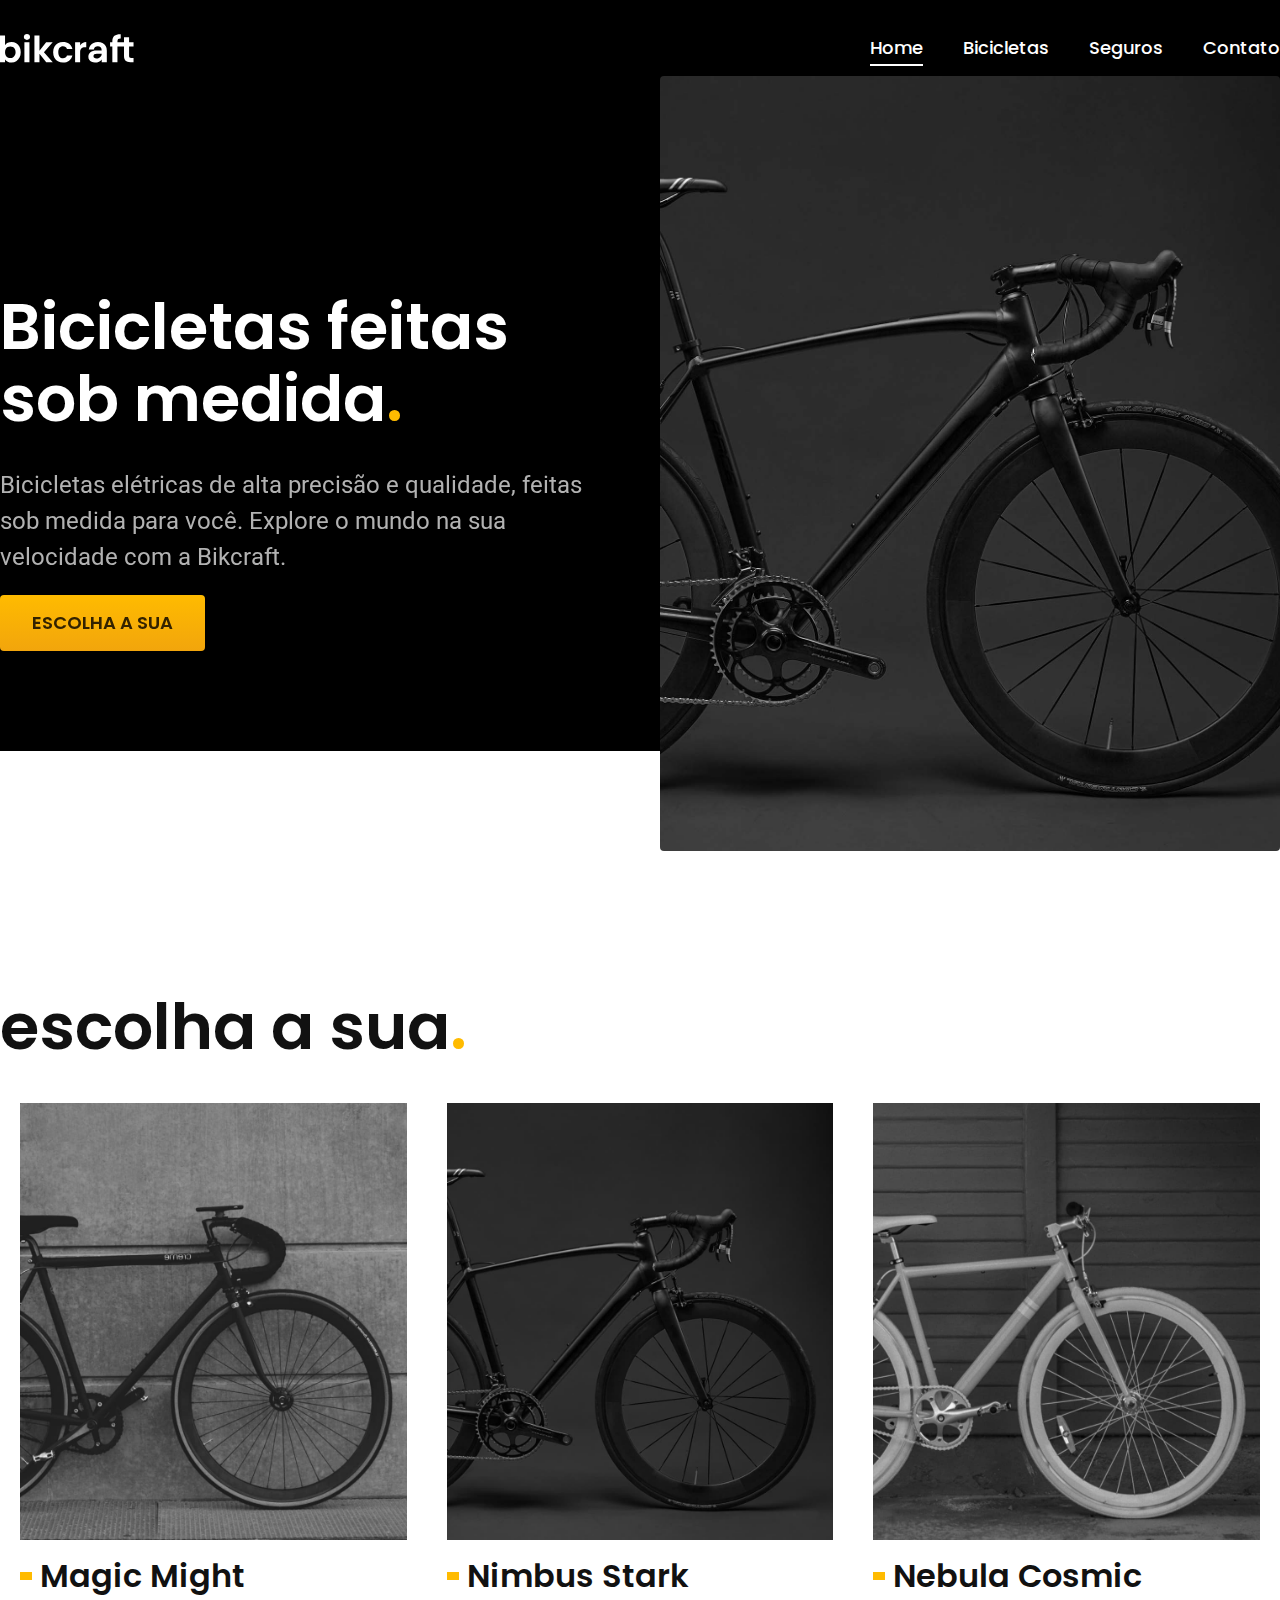
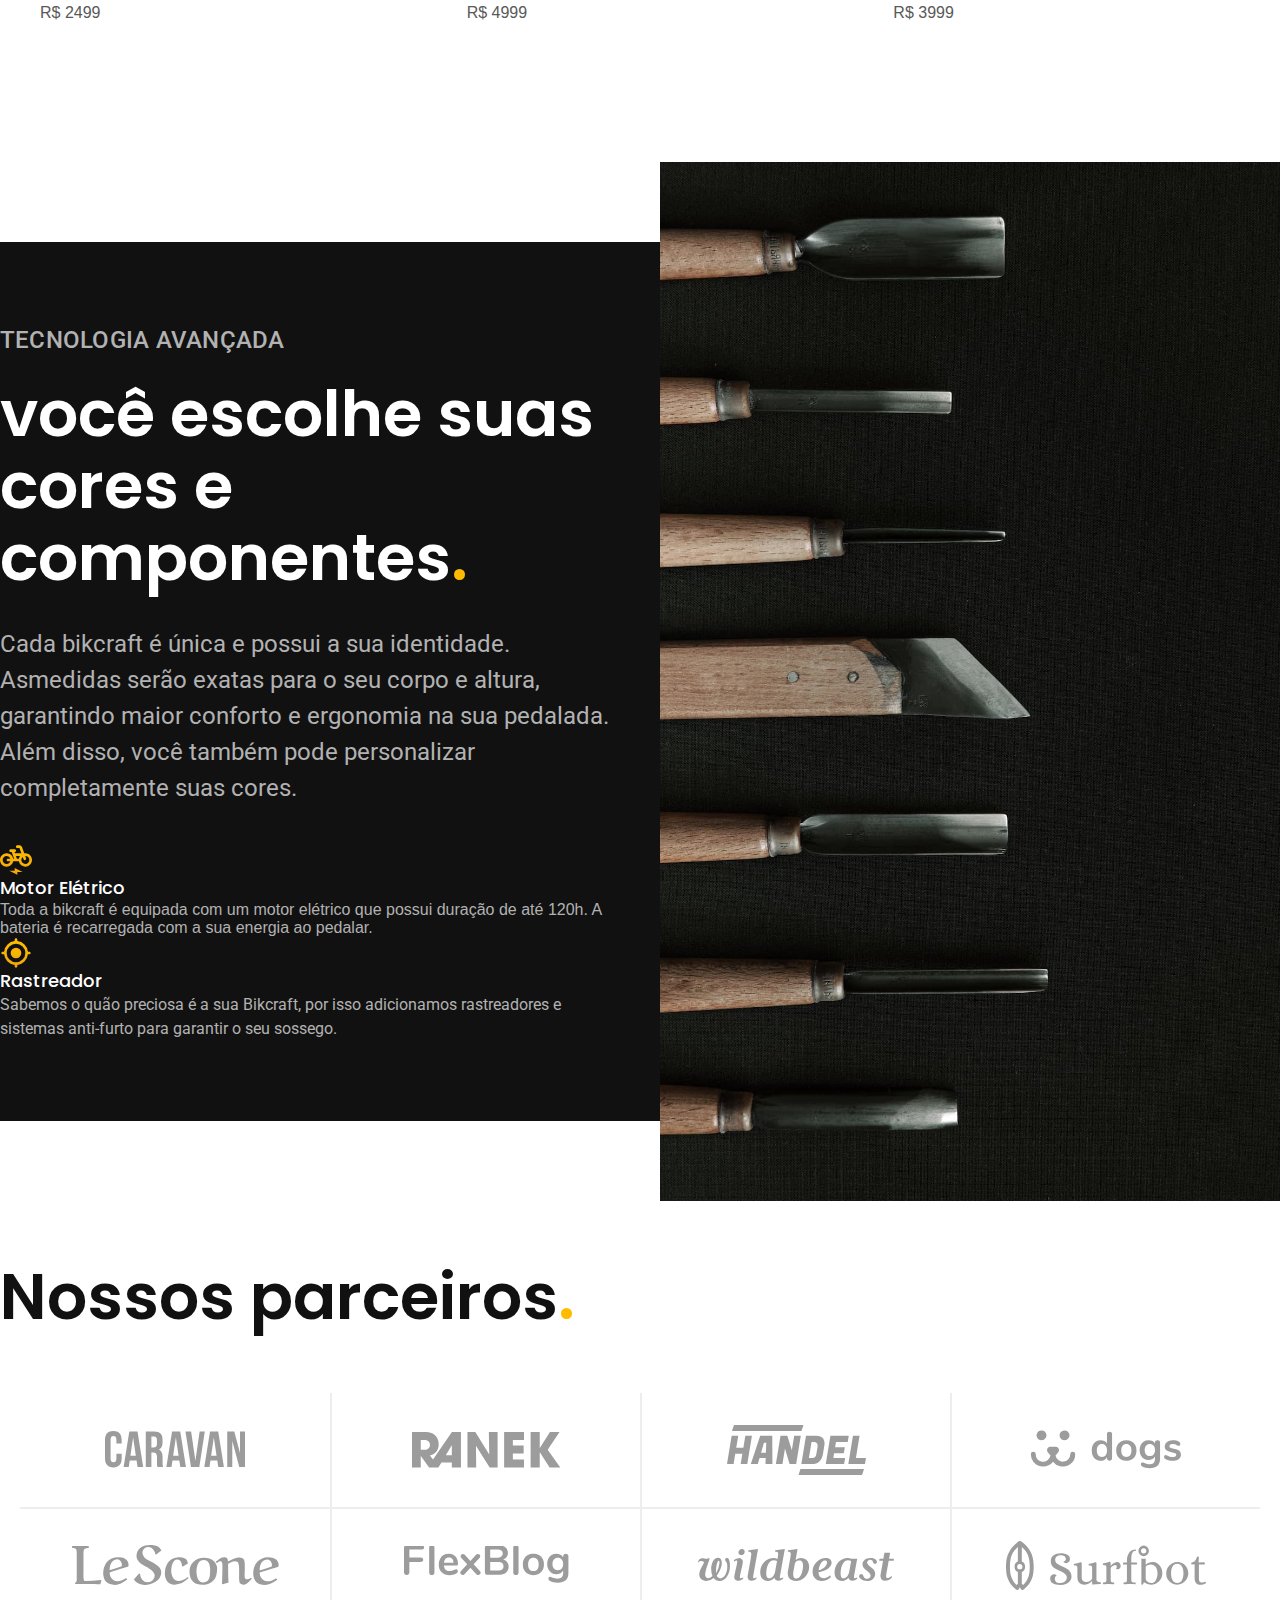
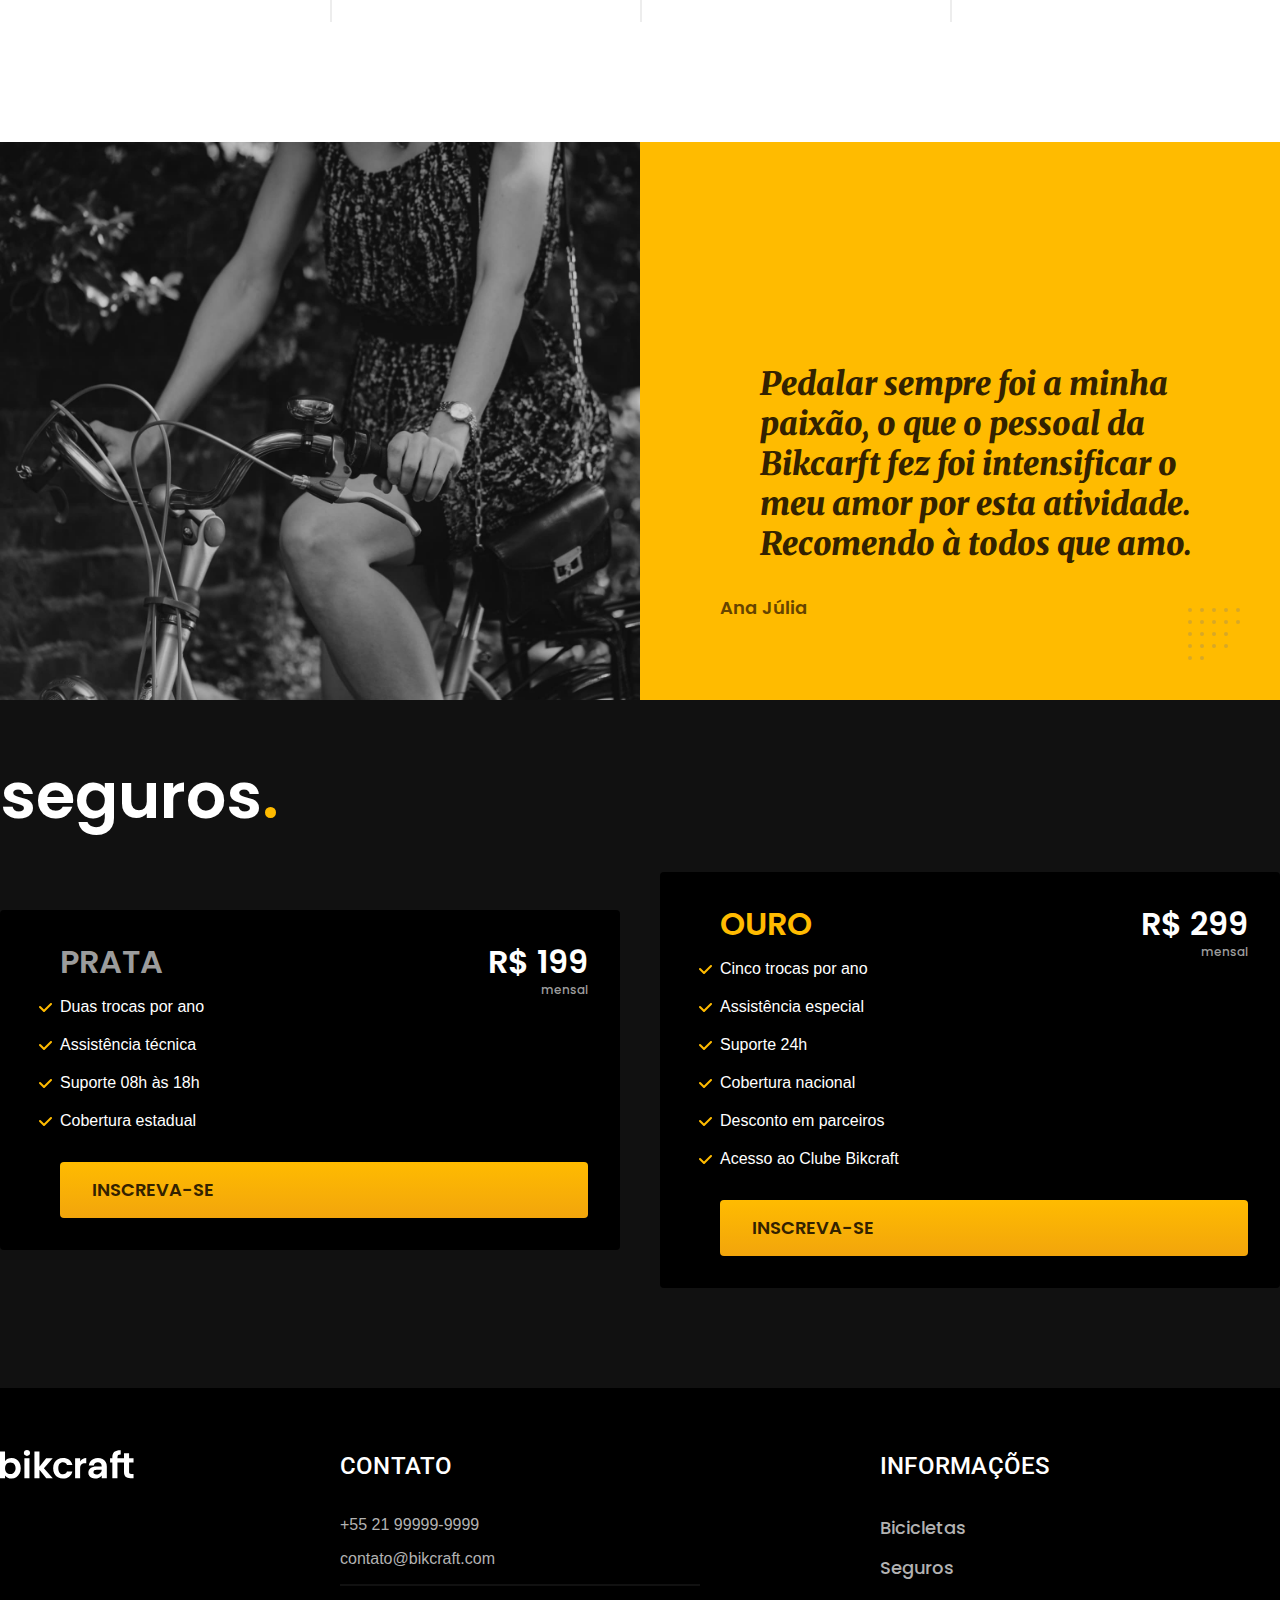
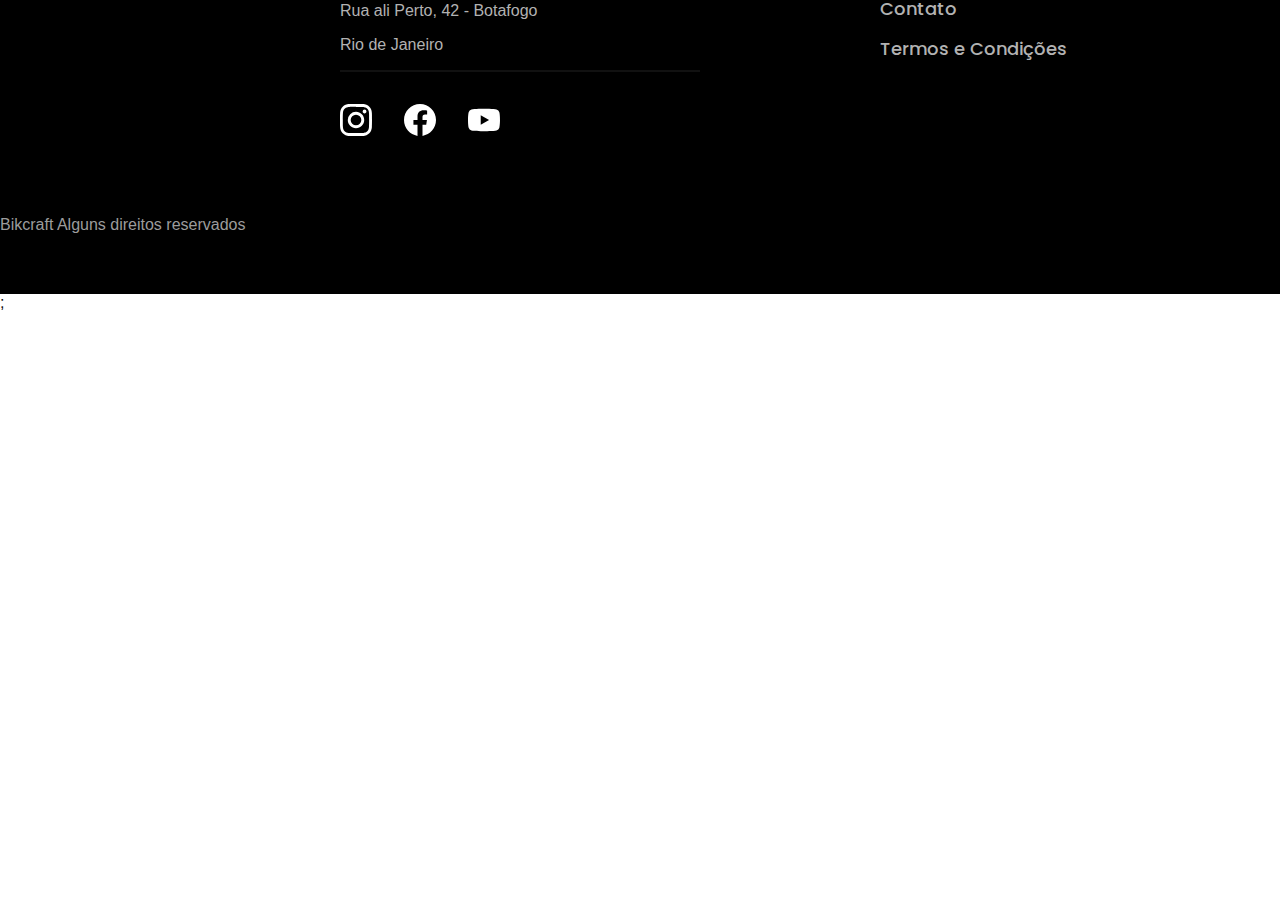
<file: index.html>
<!DOCTYPE html>
<html lang="pt-BR">

<head>
    <meta charset="UTF-8">
    <meta name="viewport" content="width=device-width, initial-scale=1.0">
    <title>Bikcraft - Biciclétas Elétricas</title>
    <meta name="description"
        content="Bicicletas elétricas de alta precisão e qualidade, feitas sob medida para você. Explore o mundo na sua velocidade com a Bikcraft.">
    <link rel="preload" href="./css/style.min.css" as="style">
    <link rel="stylesheet" href="./css/style.css">

    <link rel="icon" href="./favicon.svg" type="image/svg+xml">
    <link rel="preconnect" href="https://fonts.googleapis.com">
    <link rel="preconnect" href="https://fonts.gstatic.com" crossorigin>
    <link href="https://fonts.googleapis.com/css2?family=Merriweather:ital,opsz,wght@0,18..144,300..900;1,18..144,300..900&family=Poppins:wght@400;600&family=Roboto:wght@100..900&display=swap" rel="stylesheet">


    <script>document.documentElement.classList.add('js');</script>
</head>

<body>
    <header class="header-bg">
        <div class="header container">
            <a href="./">
                <img src="./img/bikcraft.svg" alt="Bikcraft">
            </a>

            <nav aria-label="primaria">
                <ul class="header-menu font-1-m cor-0">
                    <li><a href="./index.html">Home</a></li>
                    <li><a href="./bicicletas.html">Bicicletas</a></li>
                    <li><a href="./seguros.html">Seguros</a></li>
                    <li><a href="./contato.html">Contato</a></li>
                </ul>
            </nav>
        </div>
    </header>

    <main class="introducao-bg">
        <div class="introducao container">
            <div class="introducao-conteudo">
                <h1 class="font-1-xxl cor-0 fadeInDown" data-anime="200">Bicicletas feitas sob medida<span class="cor-p1">.</span></h1>
                <p class="font-2-l cor-5 fadeInDown" data-anime="400">Bicicletas elétricas de alta precisão e qualidade, feitas sob medida para
                    você. Explore o mundo na sua velocidade com a Bikcraft.</p>
                <a class="botao fadeInDown" data-anime="600" href="./bicicletas.html">Escolha a sua</a>
            </div>
            <picture data-anime="800" class="fadeInDown">
                <source media="(max-width: 800px)" srcset="./img/bicicletas/nimbus.jpg">
                <img src="./img/fotos/introducao.jpg" alt="Bicicleta elétrica preta">
            </picture>
        </div>
    </main>

    <article class="bicicletas-lista">
        <h2 class="container font-1-xxl">escolha a sua<span class="cor-p1">.</span></h2>

        <ul>
            <li>
                <a href="./bicicletas/magic.html">
                    <img src="./img/bicicletas/magic-home.jpg" alt="Bicicleta Preta">
                    <h3 class="font-1-xl">Magic Might</h3>
                    <span class="font-2-m cor-8">R$ 2499</span>
                </a>
            </li>
            <li>
                <a href="./bicicletas/nimbus.html">
                    <img src="./img/bicicletas/nimbus-home.jpg" alt="Bicicleta Preta">
                    <h3 class="font-1-xl">Nimbus Stark</h3>
                    <span class="font-2-m cor-8">R$ 4999</span>
                </a>
            </li>
            <li>
                <a href="./bicicletas/nebula.html">
                    <img src="./img/bicicletas/nebula-home.jpg" alt="Bicicleta Preta">
                    <h3 class="font-1-xl">Nebula Cosmic</h3>
                    <span class="font-2-m cor-8">R$ 3999</span>
                </a>
            </li>
        </ul>
    </article>

    <article class="tecnologia-bg">
        <div class="tecnologia container">

            <div class="tecnologia-conteudo">

                <span class="font-2-l-b cor-5">Tecnologia Avançada</span>

                <h2 class="font-1-xxl cor-0">você escolhe suas cores e componentes<span class="cor-p1">.</span></h2>

                <p class="font-2-l cor-5">Cada bikcraft é única e possui a sua identidade. Asmedidas serão exatas para o
                    seu corpo e altura, garantindo maior conforto e ergonomia na sua pedalada. Além disso, você também
                    pode personalizar completamente suas cores.</p>

                <a class="link" href="./bicicletas.html">Escolha um modelo</a>

                <div class="tecnologia-vantagens">
                    <div>
                        <img src="./img/icones/eletrica.svg" alt="">

                        <h3 class="font-1-m cor-0">Motor Elétrico</h3>

                        <p class="font-2-b cor-5">Toda a bikcraft é equipada com um motor elétrico que possui duração de
                            até 120h. A bateria é recarregada com a sua energia ao pedalar.</p>

                    </div>

                    <div>
                        <img src="./img/icones/rastreador.svg" alt="">

                        <h3 class="font-1-m cor-0">Rastreador</h3>

                        <p class="font-2-s cor-5">Sabemos o quão preciosa é a sua Bikcraft, por isso adicionamos
                            rastreadores e sistemas anti-furto para garantir o seu sossego.</p>
                    </div>
                </div>
            </div>

            <div class="tecnologia-imagem">
                <img src="./img/fotos/tecnologia.jpg" alt="">
            </div>

        </div>
    </article>

    <section class="parceiros" aria-label="Nossos Parceiros">
        <h2 class="container font-1-xxl">Nossos parceiros<span class="cor-p1">.</span></h2>

        <ul>
            <li><img src="./img/parceiros/caravan.svg" alt="Caravan"></li>
            <li><img src="./img/parceiros/ranek.svg" alt="ranek.svg"></li>
            <li><img src="./img/parceiros/handel.svg" alt="handel.svg"></li>
            <li><img src="./img/parceiros/dogs.svg" alt="dogs"></li>
            <li><img src="./img/parceiros/lescone.svg" alt="lescone"></li>
            <li><img src="./img/parceiros/flexblog.svg" alt="flexblog"></li>
            <li><img src="./img/parceiros/wildbeast.svg" alt="wildbeast"></li>
            <li><img src="./img/parceiros/surfbot.svg" alt="surfbot"></li>
        </ul>
    </section>

    <section class="depoimento" aria-label="depoimento">
        <div>
            <img src="./img/fotos/depoimento.jpg" alt="Pessoa pedalando uma Bicicleta bikcraft">
        </div>
        <div class="depoimento-conteudo">
            <blockquote class="font-1-xl cor-p5">
                <p>Pedalar sempre foi a minha paixão, o que o pessoal da Bikcarft fez foi intensificar o meu amor por esta atividade. Recomendo à todos que amo.</p>
            </blockquote>
            <span class="font-1-m-b cor-p4">Ana Júlia</span>
        </div>
    </section>

    <article class="seguros-bg">
        <div class="seguros container">
            <h2 class="font-1-xxl cor-0">seguros<span class="cor-p1">.</span></h2>
            <div class="seguros-item">
                <h3 class="font-1-xl cor-6">PRATA</h3>
                <span class="font-1-xl cor-0">R$ 199</span> <span class="font-1-xs cor-6">mensal</span>
                <ul class="font-2-m cor-0">
                    <li>Duas trocas por ano</li>
                    <li>Assistência técnica</li>
                    <li>Suporte 08h às 18h</li>
                    <li>Cobertura estadual</li>
                </ul>
                <a class="botao secundario" href=".orcamento.html">Inscreva-se</a>
            </div>
            <div class="seguros-item">
                <h3 class="font-1-xl cor-p1">OURO</h3>
                <span class="font-1-xl cor-0">R$ 299</span> <span class="font-1-xs cor-6">mensal</span>
                <ul class="font-2-m cor-0">
                    <li>Cinco trocas por ano</li>
                    <li>Assistência especial</li>
                    <li>Suporte 24h</li>
                    <li>Cobertura nacional</li>
                    <li>Desconto em parceiros</li>
                    <li>Acesso ao Clube Bikcraft</li>
                </ul>
                <a class="botao primario" href=".orcamento.html">Inscreva-se</a>
            </div>
        </div>
    </article>

    <footer class="footer-bg">
        <div class="footer container">
            <img src="./img/bikcraft.svg" alt="Bikcraft">
            <div class="footer-contato">
                <h3 class="font-2-l-b cor-0">Contato</h3>
                <ul class="font-2-m cor-5">
                    <li><a href="tel:+5521999999999">+55 21 99999-9999</a></li>
                    <li><a href="mailto:contato@bikcraft.com">contato@bikcraft.com</a></li>
                    <li>Rua ali Perto, 42 - Botafogo</li>
                    <li>Rio de Janeiro</li>
                </ul>

                <div class="footer-redes">
                    <a href="./">
                        <img src="./img/redes/instagram.svg" alt="instagram">
                    </a>
                    <a href="./">
                        <img src="./img/redes/facebook.svg" alt="Facebook">
                    </a>
                    <a href="./">
                        <img src="./img/redes/youtube.svg" alt="YouTube">
                    </a>
                </div>
            </div>
            <div class="footer-informacoes">
                <h3 class="font-2-l-b cor-0">Informações</h3>
                <nav>
                    <ul class="font-1-m cor-5">
                    <li><a href="./bicicletas.html">Bicicletas</a></li>
                    <li><a href="./seguros.html">Seguros</a></li>
                    <li><a href="./contato.html">Contato</a></li>
                    <li><a href="./termos.html">Termos e Condições</a></li>
                    </ul>
                </nav>
            </div>
            <p class="footer-copy font-2-m cor-6">Bikcraft Alguns direitos reservados</p>
        </div>
    </footer>

    <script src="./js/plugins/simple-anime.js"></script>;
    <script src="./js/script.js"></script>
</body>
</html>
</file>
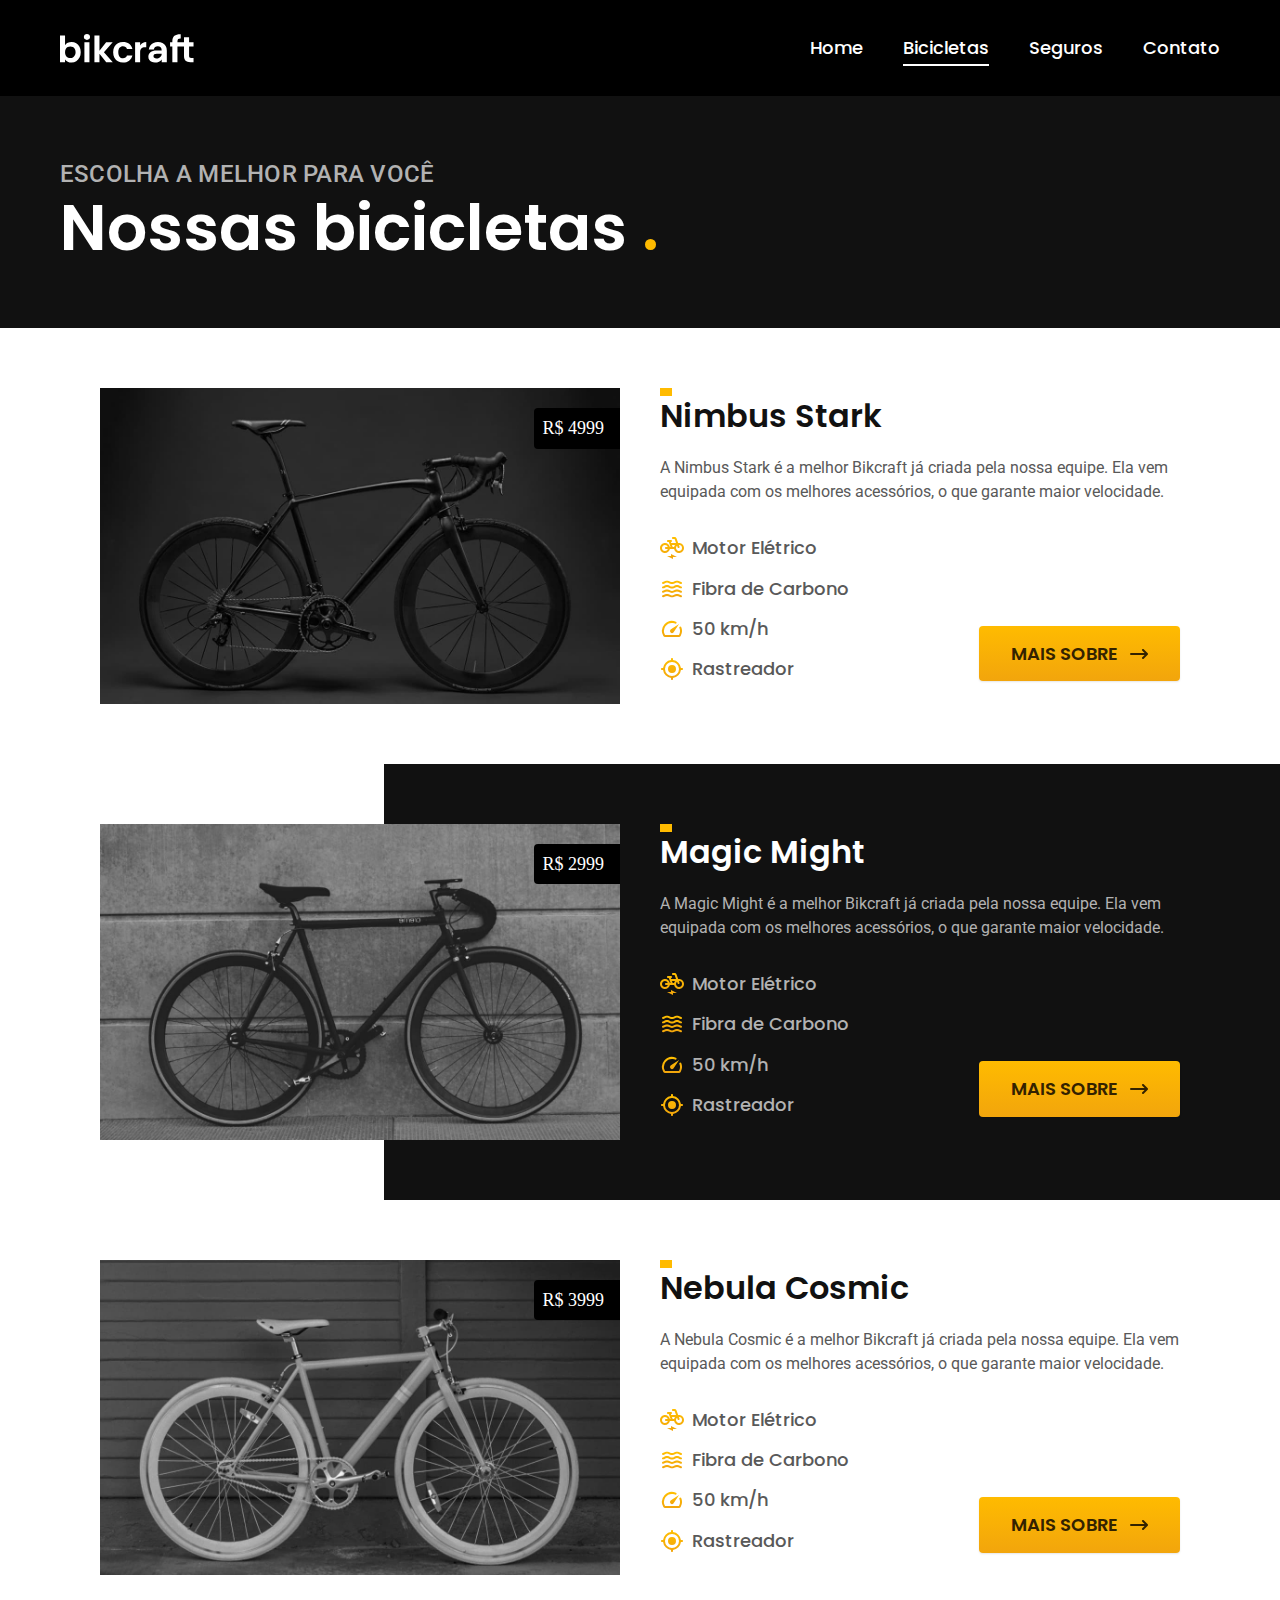
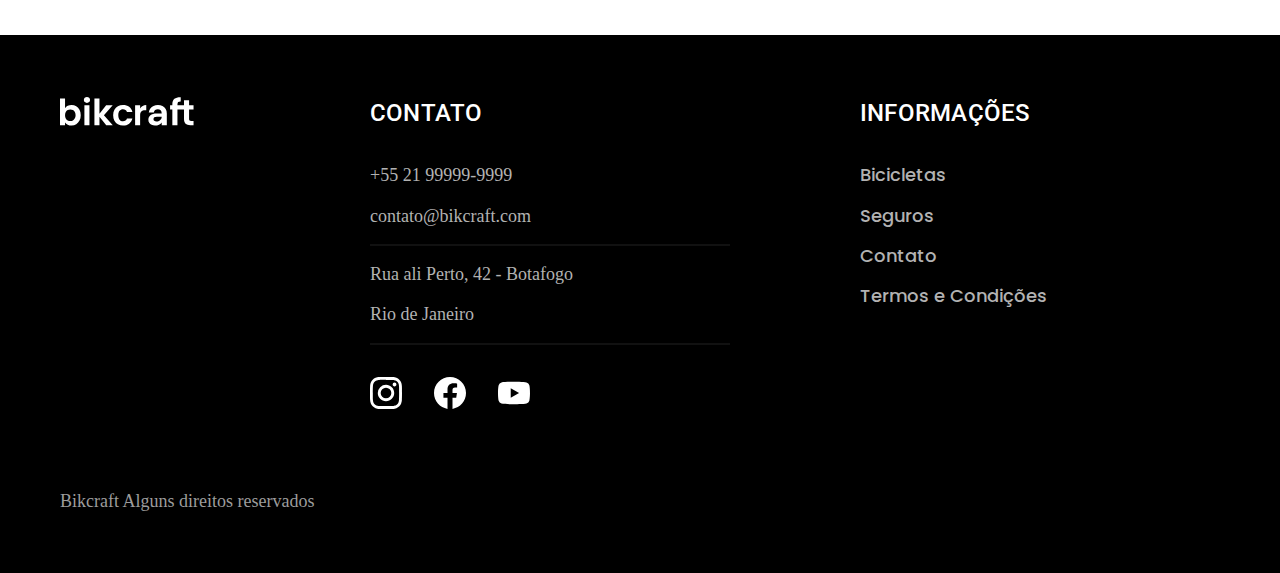
<file: bicicletas.html>
<!DOCTYPE html>
<html lang="pt-BR">

<head>
    <meta charset="UTF-8">
    <meta name="viewport" content="width=device-width, initial-scale=1.0">
    <title>Bicicletas | Bikcarft</title>
    <meta name="description" content="Termos e condições.">
    <link rel="preload" href="./css/style.min.css" as="style">
    <link rel="stylesheet" href="./css/style.min.css">

    <link rel="icon" href="./favicon.svg" type="image/svg+xml">
    <link rel="preconnect" href="https://fonts.googleapis.com">
    <link rel="preconnect" href="https://fonts.gstatic.com" crossorigin>
    <link
        href="https://fonts.googleapis.com/css2?family=Merriweather:ital,opsz,wght@0,18..144,300..900;1,18..144,300..900&family=Poppins:wght@400;600&family=Roboto:wght@100..900&display=swap"
        rel="stylesheet">

<script>document.documentElement.classList.add('js');</script>
</head>

<body id="bicicletas">
    <header class="header-bg">
        <div class="header container">
            <a href="./">
                <img src="./img/bikcraft.svg" alt="Bikcraft">
            </a>

            <nav aria-label="primaria">
                <ul class="header-menu font-1-m cor-0">
                    <li><a href="./index.html">Home</a></li>
                    <li><a href="./bicicletas.html">Bicicletas</a></li>
                    <li><a href="./seguros.html">Seguros</a></li>
                    <li><a href="./contato.html">Contato</a></li>
                </ul>
            </nav>
        </div>
    </header>

    <main>
        <div class="titulo-bg">
            <div class="titulo container">
                <p class="font-2-l-b cor-5">Escolha a melhor para você</p>
                <h1 class="font-1-xxl cor-0">Nossas bicicletas <span class="cor-p1">.</span></h1>
            </div>
        </div>

            <div class="bicicletas container">
                <div class="bicicletas-imagem">
                    <img src="./img/bicicletas/nimbus.jpg" alt="Bicicleta Preta">
                    <span class="font-2-m cor-0">R$ 4999</span>
                </div>
                <div class="bicicletas-conteudo">
                    <h2 class="font-1-xl">Nimbus Stark</h2>
                    <p class="font-2-s cor-8">A Nimbus Stark é a melhor Bikcraft já criada pela nossa equipe. Ela vem equipada com os melhores acessórios, o que garante maior velocidade.</p>
                    <ul class="font-1-m cor-8">
                        <li><img src="./img/icones/eletrica.svg" alt="">Motor Elétrico</li>
                        <li><img src="./img/icones/carbono.svg" alt="">Fibra de Carbono</li>
                        <li><img src="./img/icones/velocidade.svg" alt="">50 km/h</li>
                        <li><img src="./img/icones/rastreador.svg" alt="">Rastreador</li>
                    </ul>

                    <a class="botao seta" href="./bicicletas/nebula.html">Mais Sobre</a>

                </div>
            </div>

            <div class="bicicletas-bg">
            <div class="bicicletas container">
                <div class="bicicletas-imagem">
                    <img src="./img/bicicletas/magic.jpg" alt="Bicicleta Preta">
                    <span class="font-2-m cor-0">R$ 2999</span>
                </div>
                <div class="bicicletas-conteudo">
                    <h2 class="font-1-xl cor-0">Magic Might</h2>
                    <p class="font-2-s cor-5">A Magic Might é a melhor Bikcraft já criada pela nossa equipe. Ela vem equipada com os melhores acessórios, o que garante maior velocidade.</p>
                    <ul class="font-1-m cor-5">
                        <li><img src="./img/icones/eletrica.svg" alt="">Motor Elétrico</li>
                        <li><img src="./img/icones/carbono.svg" alt="">Fibra de Carbono</li>
                        <li><img src="./img/icones/velocidade.svg" alt="">50 km/h</li>
                        <li><img src="./img/icones/rastreador.svg" alt="">Rastreador</li>
                    </ul>

                    <a class="botao seta" href="./bicicletas/nebula.html">Mais Sobre</a>
                </div>
            </div>
            </div>

            <div class="bicicletas container">
                <div class="bicicletas-imagem">
                    <img src="./img/bicicletas/nebula.jpg" alt="Bicicleta Preta">
                    <span class="font-2-m cor-0">R$ 3999</span>
                </div>
                <div class="bicicletas-conteudo">
                    <h2 class="font-1-xl">Nebula Cosmic</h2>
                    <p class="font-2-s cor-8">A Nebula Cosmic é a melhor Bikcraft já criada pela nossa equipe. Ela vem equipada com os melhores acessórios, o que garante maior velocidade.</p>
                    <ul class="font-1-m cor-8">
                        <li><img src="./img/icones/eletrica.svg" alt="">Motor Elétrico</li>
                        <li><img src="./img/icones/carbono.svg" alt="">Fibra de Carbono</li>
                        <li><img src="./img/icones/velocidade.svg" alt="">50 km/h</li>
                        <li><img src="./img/icones/rastreador.svg" alt="">Rastreador</li>
                    </ul>

                    <a class="botao seta" href="./bicicletas/nebula.html">Mais Sobre</a>
                </div>
            </div>
    </main>



    <footer class="footer-bg">
        <div class="footer container">
            <img src="./img/bikcraft.svg" alt="Bikcraft">
            <div class="footer-contato">
                <h3 class="font-2-l-b cor-0">Contato</h3>
                <ul class="font-2-m cor-5">
                    <li><a href="tel:+5521999999999">+55 21 99999-9999</a></li>
                    <li><a href="mailto:contato@bikcraft.com">contato@bikcraft.com</a></li>
                    <li>Rua ali Perto, 42 - Botafogo</li>
                    <li>Rio de Janeiro</li>
                </ul>

                <div class="footer-redes">
                    <a href="./">
                        <img src="./img/redes/instagram.svg" alt="instagram">
                    </a>
                    <a href="./">
                        <img src="./img/redes/facebook.svg" alt="Facebook">
                    </a>
                    <a href="./">
                        <img src="./img/redes/youtube.svg" alt="YouTube">
                    </a>
                </div>
            </div>
            <div class="footer-informacoes">
                <h3 class="font-2-l-b cor-0">Informações</h3>
                <nav>
                    <ul class="font-1-m cor-5">
                    <li><a href="./bicicletas.html">Bicicletas</a></li>
                    <li><a href="./seguros.html">Seguros</a></li>
                    <li><a href="./contato.html">Contato</a></li>
                    <li><a href="./termos.html">Termos e Condições</a></li>
                    </ul>
                </nav>
            </div>
            <p class="footer-copy font-2-m cor-6">Bikcraft Alguns direitos reservados</p>
        </div>
    </footer>
    <script src="./js/script.js"></script>
</body>
</html>
</file>
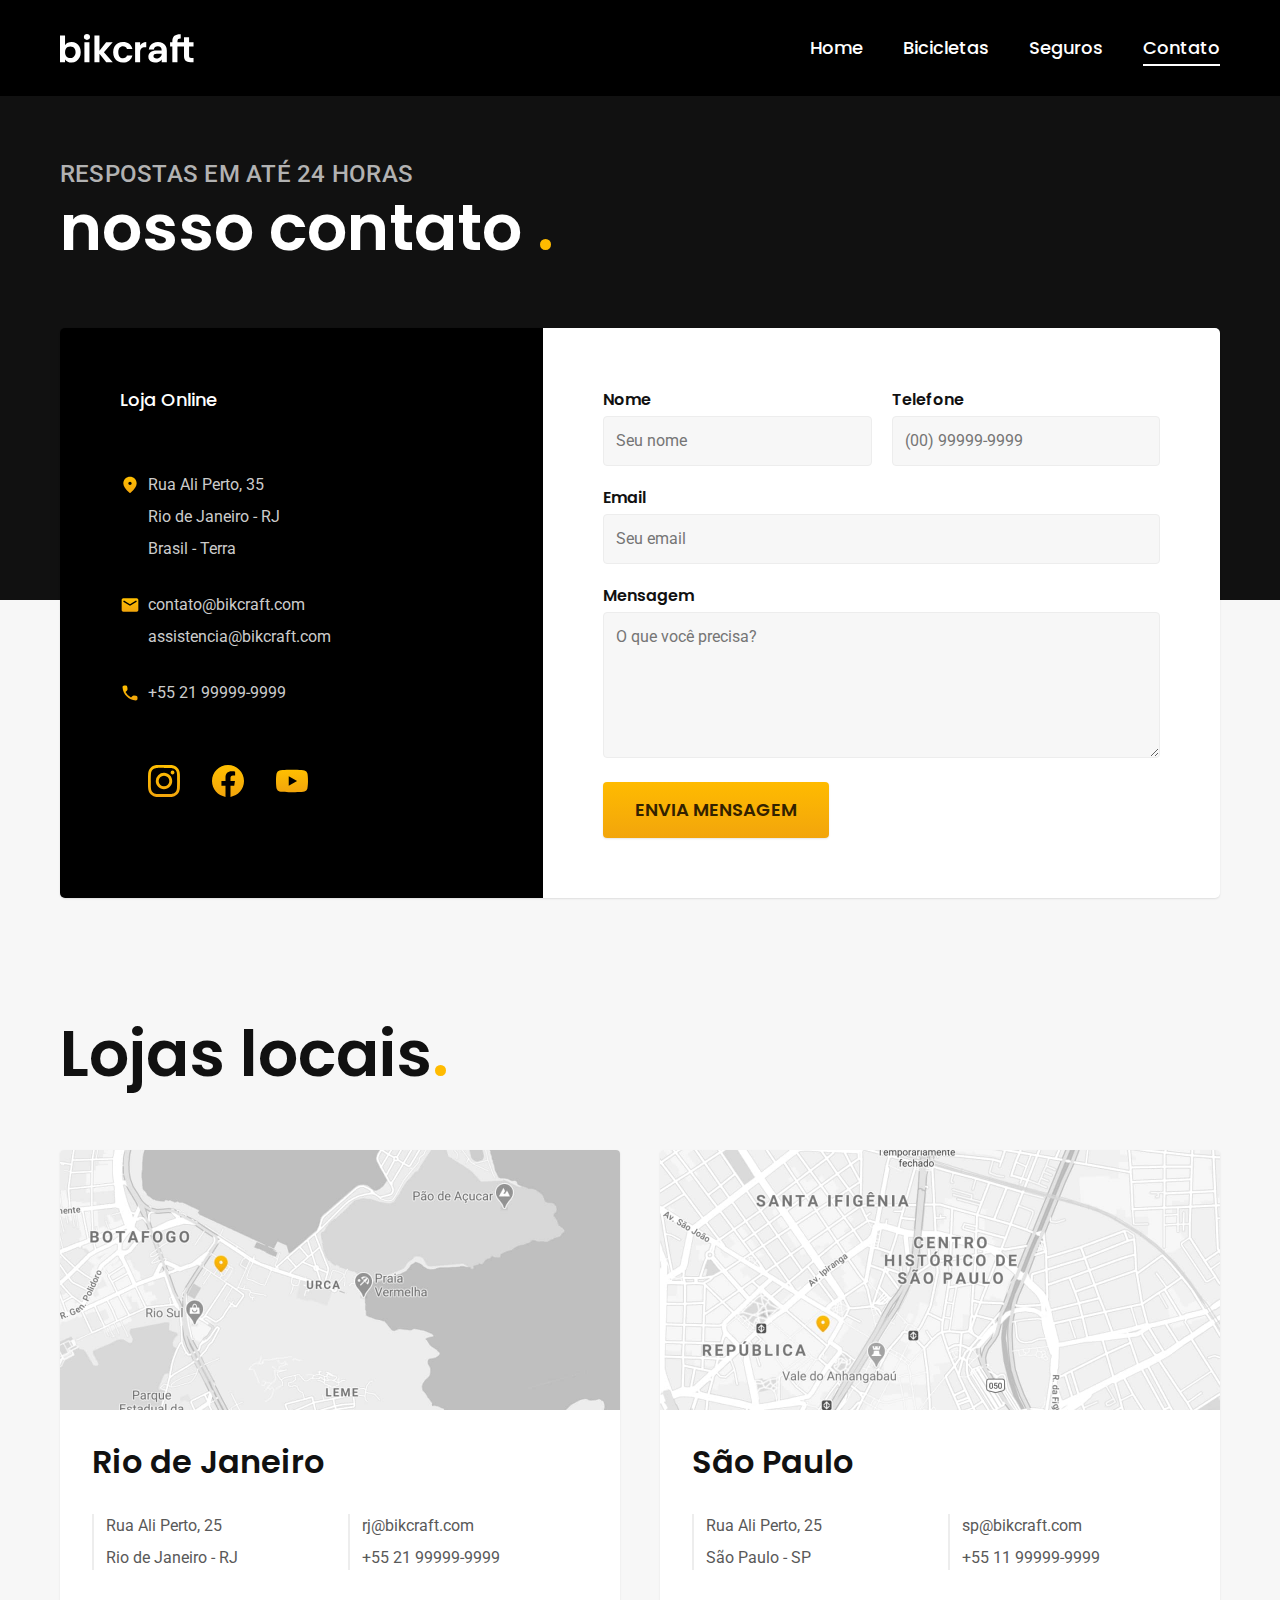
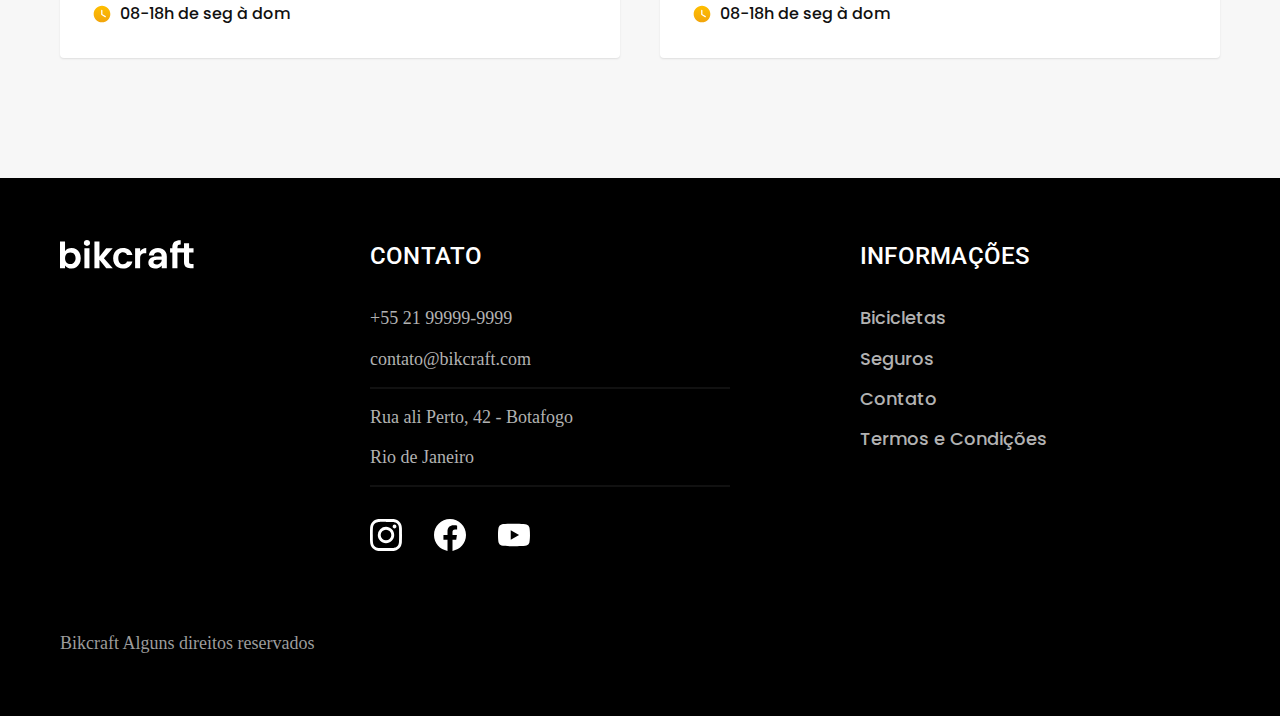
<file: contato.html>
<!DOCTYPE html>
<html lang="pt-BR">

<head>
    <meta charset="UTF-8">
    <meta name="viewport" content="width=device-width, initial-scale=1.0">
    <title>contato | Bikcarft</title>
    <meta name="description" content="Termos e condições.">
    <link rel="preload" href="./css/style.min.css" as="style">
    <link rel="stylesheet" href="./css/style.min.css">

    <link rel="icon" href="./favicon.svg" type="image/svg+xml">
    <link rel="preconnect" href="https://fonts.googleapis.com">
    <link rel="preconnect" href="https://fonts.gstatic.com" crossorigin>
    <link
        href="https://fonts.googleapis.com/css2?family=Merriweather:ital,opsz,wght@0,18..144,300..900;1,18..144,300..900&family=Poppins:wght@400;600&family=Roboto:wght@100..900&display=swap"
        rel="stylesheet">

<script>document.documentElement.classList.add('js');</script>
</head>

<body id="contato">
    <header class="header-bg">
        <div class="header container">
            <a href="./">
                <img src="./img/bikcraft.svg" alt="Bikcraft">
            </a>

            <nav aria-label="primaria">
                <ul class="header-menu font-1-m cor-0">
                    <li><a href="./index.html">Home</a></li>
                    <li><a href="./bicicletas.html">Bicicletas</a></li>
                    <li><a href="./seguros.html">Seguros</a></li>
                    <li><a href="./contato.html">Contato</a></li>
                </ul>
            </nav>
        </div>
    </header>

    <main>
        <div class="titulo-bg">
            <div class="titulo container">
                <p class="font-2-l-b cor-5">Respostas em até 24 horas</p>
                <h1 class="font-1-xxl cor-0">nosso contato <span class="cor-p1">.</span></h1>
            </div>
        </div>

        <div class="contato container">
            <section class="contato-dados" aria-label="Endereço">
                <h2 class="font-1-m cor-0">Loja Online</h2>
                <div class="contato-endereco font-2-s cor-4">
                    <p>Rua Ali Perto, 35</p>
                    <p>Rio de Janeiro - RJ</p>
                    <p>Brasil - Terra</p>
                </div>
                <address class="contato-meios font-2-s cor-4">
                    <a href="mailto:contato@bikcraft.com">contato@bikcraft.com</a>
                    <a href="mailto:assistencia@bikcraft.com">assistencia@bikcraft.com</a>
                    <a href="tel:+5521999999999">+55 21 99999-9999</a>
                </address>
                <div class="contato-redes">
                    <a href="./">
                        <img src="./img/redes/instagram-p.svg" alt="instagram">
                    </a>
                    <a href="./">
                        <img src="./img/redes/facebook-p.svg" alt="Facebook">
                    </a>
                    <a href="./">
                        <img src="./img/redes/youtube-p.svg" alt="YouTube">
                    </a>
                </div>
            </section>

            <section class="contato-formulario" aria-label="formulario">
                <form class="form" action="./contato.html">
                    <div>
                        <label for="nome">Nome</label>
                        <input type="text" id="nome" name="nome" placeholder="Seu nome">
                    </div>
                    <div>
                        <label for="telefone">Telefone</label>
                        <input type="text" id="telefone" name="telefone" placeholder="(00) 99999-9999">
                    </div>
                    <div class="col-2">
                        <label for="email">Email</label>
                        <input type="text" id="email" name="email" placeholder="Seu email">
                    </div>
                    <div class="col-2">
                        <label for="mensagem">Mensagem</label>
                        <textarea rows="5" id="mensagem" name="mensagem" placeholder="O que você precisa?"></textarea>
                    </div>
                    <button class="botao col-2">Envia Mensagem</button>
                </form>
            </section>
        </div>
    </main>

    <article class="lojas container">
        <h2 class="font-1-xxl">Lojas locais<span class="cor-p1">.</span></h2>
        <div class="lojas-item">
            <img src="./img/lojas/rj.jpg" alt="Mapa marcando a localização da loja do Rio de Janeiro">
            <div class="lojas-conteudo">
                <h3 class="font-1-xl">Rio de Janeiro</h3>
                <div class="lojas-dados font-2-s cor-8">
                    <p>Rua Ali Perto, 25</p>
                    <p>Rio de Janeiro - RJ</p>
                </div>
                <div class="lojas-dados font-2-s cor-8">
                    <a href="mailto:rj@bikcraft.com">rj@bikcraft.com</a>
                    <a href="tel:+5521999999999">+55 21 99999-9999</a>
                </div>
                <p class="lojas-tempo font-1-s"><img src="./img/icones/horario.svg" alt="">08-18h de seg à dom</p>
            </div>
        </div>


        <div class="lojas-item">
            <img src="./img/lojas/sp.jpg" alt="Mapa marcando a localização da loja de São Paulo">
            <div class="lojas-conteudo">
                <h3 class="font-1-xl">São Paulo</h3>
                <div class="lojas-dados font-2-s cor-8">
                    <p>Rua Ali Perto, 25</p>
                    <p>São Paulo - SP</p>
                </div>
                <div class="lojas-dados font-2-s cor-8">
                    <a href="mailto:sp@bikcraft.com">sp@bikcraft.com</a>
                    <a href="tel:+5511999999999">+55 11 99999-9999</a>
                </div>
                <p class="lojas-tempo font-1-s"><img src="./img/icones/horario.svg" alt="">08-18h de seg à dom</p>
            </div>
        </div>
    </article>

    <footer class="footer-bg">
        <div class="footer container">
            <img src="./img/bikcraft.svg" alt="Bikcraft">
            <div class="footer-contato">
                <h3 class="font-2-l-b cor-0">Contato</h3>
                <ul class="font-2-m cor-5">
                    <li><a href="tel:+5521999999999">+55 21 99999-9999</a></li>
                    <li><a href="mailto:contato@bikcraft.com">contato@bikcraft.com</a></li>
                    <li>Rua ali Perto, 42 - Botafogo</li>
                    <li>Rio de Janeiro</li>
                </ul>

                <div class="footer-redes">
                    <a href="./">
                        <img src="./img/redes/instagram.svg" alt="instagram">
                    </a>
                    <a href="./">
                        <img src="./img/redes/facebook.svg" alt="Facebook">
                    </a>
                    <a href="./">
                        <img src="./img/redes/youtube.svg" alt="YouTube">
                    </a>
                </div>
            </div>
            <div class="footer-informacoes">
                <h3 class="font-2-l-b cor-0">Informações</h3>
                <nav>
                    <ul class="font-1-m cor-5">
                        <li><a href="./bicicletas.html">Bicicletas</a></li>
                        <li><a href="./seguros.html">Seguros</a></li>
                        <li><a href="./contato.html">Contato</a></li>
                        <li><a href="./termos.html">Termos e Condições</a></li>
                    </ul>
                </nav>
            </div>
            <p class="footer-copy font-2-m cor-6">Bikcraft Alguns direitos reservados</p>
        </div>
    </footer>
    <script src="./js/script.js"></script>
</body>
</html>
</file>
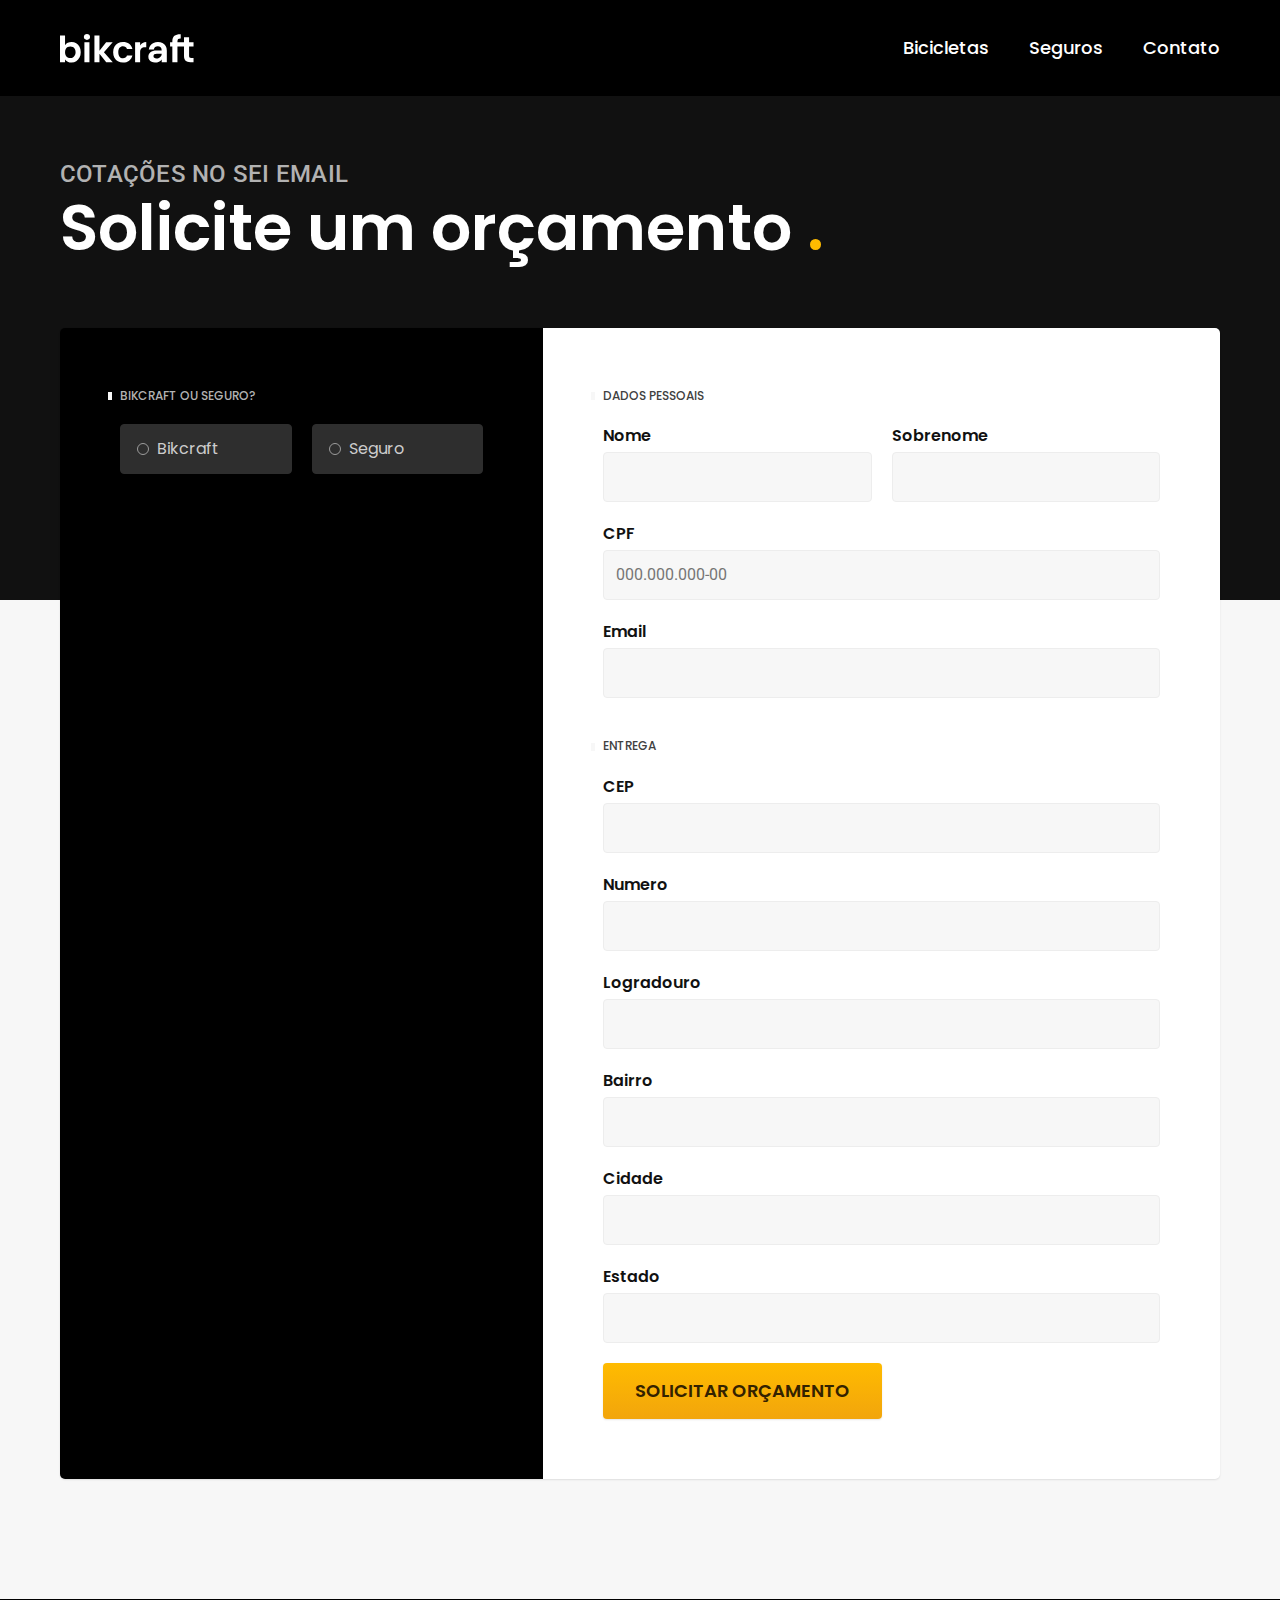
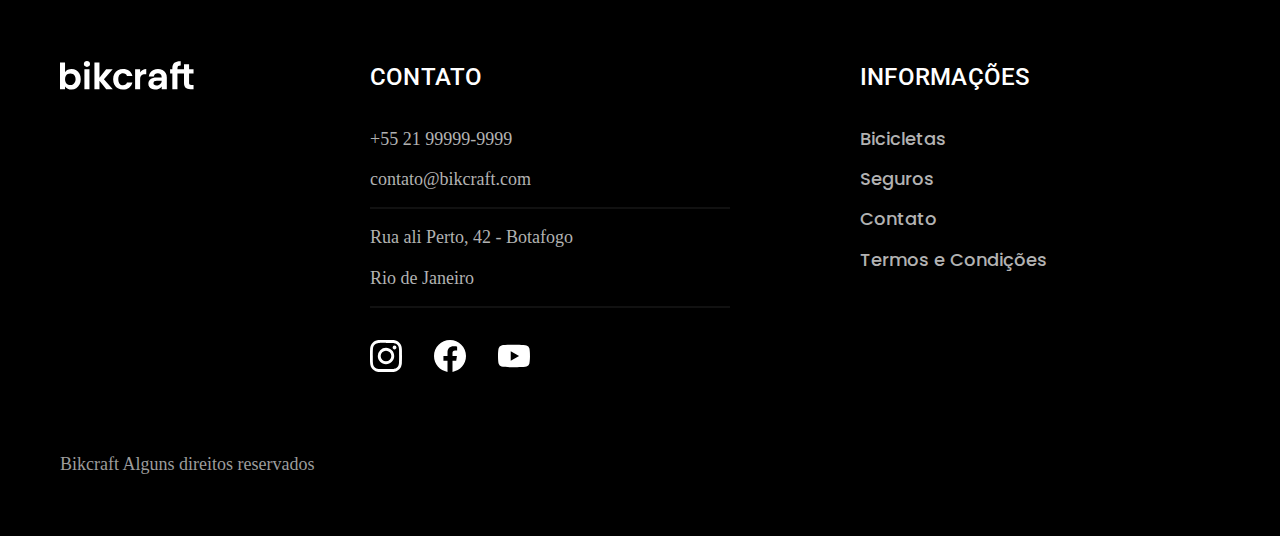
<file: orcamento.html>
<!DOCTYPE html>
<html lang="pt-BR">

<head>
    <meta charset="UTF-8">
    <meta name="viewport" content="width=device-width, initial-scale=1.0">
    <title>Orçamento | Bikcarft</title>
    <meta name="description" content="Orçamento">
    <link rel="preload" href="./css/style.min.css" as="style">
    <link rel="stylesheet" href="./css/style.min.css">

    <link rel="icon" href="./favicon.svg" type="image/svg+xml">
    <link rel="preconnect" href="https://fonts.googleapis.com">
    <link rel="preconnect" href="https://fonts.gstatic.com" crossorigin>
    <link
        href="https://fonts.googleapis.com/css2?family=Merriweather:ital,opsz,wght@0,18..144,300..900;1,18..144,300..900&family=Poppins:wght@400;600&family=Roboto:wght@100..900&display=swap"
        rel="stylesheet">

<script>document.documentElement.classList.add('js');</script>
</head>

<body id="orcamento">
    <header class="header-bg">
        <div class="header container">
            <a href="./">
                <img src="./img/bikcraft.svg" alt="Bikcraft">
            </a>

            <nav aria-label="primaria">
                <ul class="header-menu font-1-m cor-0">
                    <li><a href="./bicicletas.html">Bicicletas</a></li>
                    <li><a href="./seguros.html">Seguros</a></li>
                    <li><a href="./contato.html">Contato</a></li>
                </ul>
            </nav>
        </div>
    </header>

    <main>
        <div class="titulo-bg">
            <div class="titulo container">
                <p class="font-2-l-b cor-5">Cotações no sei email</p>
                <h1 class="font-1-xxl cor-0">Solicite um orçamento  <span class="cor-p1">.</span></h1>
            </div>
        </div>

        <form class="orcamento container" ction="./">
            <div class="orcamento-produto">
                <h2 class="font-1-xs cor-5">Bikcraft ou Seguro?</h2>

                <input type="radio" name="tipo" value="bikcraft" id="bikcraft">
                <label for="bikcraft">Bikcraft</label>

                <input type="radio" name="tipo" value="seguro" id="seguro">
                <label for="seguro">Seguro</label>

                <div class="orcamento-conteudo" id="orcamento-bikcraft">
                <h2 class="font-1-xs cor-5">Escolha a sua </h2>


                <input type="radio" name="produto" value="nimbus" id="nimbus">
                <label for="nimbus">Nimbus Stark <span>R$ 4999</span></label>
                <div class="orcamento-detalhes">
                    <ul class="font-1-xs cor-8">
                        <li><img src="./img/icones/eletrica.svg" alt="">Motor Elétrico</li>
                        <li><img src="./img/icones/carbono.svg" alt="">Fibra de Carbono</li>
                        <li><img src="./img/icones/velocidade.svg" alt="">50 km/h</li>
                        <li><img src="./img/icones/rastreador.svg" alt="">Rastreador</li>
                    </ul>
                    <img src="./img/bicicletas/nimbus.jpg" alt="Bicicleta Preta">
                </div>

                <input type="radio" name="produto" value="magic" id="magic">
                <label for="magic">Magic Might <span>R$ 2499</span></label>
                <div class="orcamento-detalhes">
                    <ul class="font-1-xs cor-8">
                        <li><img src="./img/icones/eletrica.svg" alt="">Motor Elétrico</li>
                        <li><img src="./img/icones/carbono.svg" alt="">Fibra de Carbono</li>
                        <li><img src="./img/icones/velocidade.svg" alt="">45 km/h</li>
                        <li><img src="./img/icones/rastreador.svg" alt="">Rastreador</li>
                    </ul>
                    <img src="./img/bicicletas/magic.jpg" alt="Bicicleta Preta">
                </div>

                <input type="radio" name="produto" value="nebula" id="nebula">
                <label for="nebula">Nebula Cosmic <span>R$ 3999</span></label>
                <div class="orcamento-detalhes">
                    <ul class="font-1-xs cor-8">
                        <li><img src="./img/icones/eletrica.svg" alt="">Motor Elétrico</li>
                        <li><img src="./img/icones/carbono.svg" alt="">Fibra de Carbono</li>
                        <li><img src="./img/icones/velocidade.svg" alt="">40 km/h</li>
                        <li><img src="./img/icones/rastreador.svg" alt="">Rastreador</li>
                    </ul>
                    <img src="./img/bicicletas/nebula.jpg" alt="Bicicleta Branca">
                </div>

                </div>

                <div class="orcamento-conteudo" id="orcamento-seguro">
                    <h2 class="font-1-xs cor-5">Escolha o plano</h2>

                <input type="radio" name="produto" value="prata" id="prata">
                <label for="prata">Prata<span>R$ 199</span></label>

                <input type="radio" name="produto" value="ouro" id="ouro">
                <label for="ouro">Ouro<span>R$ 299</span></label>
            
                </div>
            </div>

            <div class="orcamento-dados form">
                <h2 class="font-1-xs cor-9 col-2">Dados pessoais</h2>
                <div>
                    <label for="nome">Nome</label>
                    <input type="text" id="nome" name="nome" >
                </div>
                <div>
                    <label for="sobrenome">Sobrenome</label>
                    <input type="text" id="sobrenome" name="sobrenome" >
                </div>
                <div class="col-2">
                    <label for="cpf">CPF</label>
                    <input type="text" id="cpf" name="cpf" placeholder="000.000.000-00">
                </div>
                <div class="col-2">
                    <label for="email">Email</label>
                    <input type="text" id="email" name="email" >
                </div>

                <h2 class="font-1-xs cor-9 col-2">Entrega</h2>

                <div class="col-2">
                    <label for="cep">CEP</label>
                    <input type="text" id="cep" name="cep" >
                </div>
                <div class="col-2">
                    <label for="numero">Numero</label>
                    <input type="text" id="numero" name="numero" >
                </div>
                <div class="col-2">
                    <label for="logradouro">Logradouro</label>
                    <input type="text" id="logradouro" name="logradouro" >
                </div>
                <div class="col-2">
                    <label for="bairro">Bairro</label>
                    <input type="text" id="bairro" name="bairro" >
                </div>
                <div class="col-2">
                    <label for="cidade">Cidade</label>
                    <input type="text" id="cidade" name="cidade" >
                </div>
                <div class="col-2">
                    <label for="estado">Estado</label>
                    <input type="text" id="estado" name="estado" >
                </div>

                <button class="botao col-2">Solicitar Orçamento</button>
            </div> 
        </form>
    </main>



    <footer class="footer-bg">
        <div class="footer container">
            <img src="./img/bikcraft.svg" alt="Bikcraft">
            <div class="footer-contato">
                <h3 class="font-2-l-b cor-0">Contato</h3>
                <ul class="font-2-m cor-5">
                    <li><a href="tel:+5521999999999">+55 21 99999-9999</a></li>
                    <li><a href="mailto:contato@bikcraft.com">contato@bikcraft.com</a></li>
                    <li>Rua ali Perto, 42 - Botafogo</li>
                    <li>Rio de Janeiro</li>
                </ul>

                <div class="footer-redes">
                    <a href="./">
                        <img src="./img/redes/instagram.svg" alt="instagram">
                    </a>
                    <a href="./">
                        <img src="./img/redes/facebook.svg" alt="Facebook">
                    </a>
                    <a href="./">
                        <img src="./img/redes/youtube.svg" alt="YouTube">
                    </a>
                </div>
            </div>
            <div class="footer-informacoes">
                <h3 class="font-2-l-b cor-0">Informações</h3>
                <nav>
                    <ul class="font-1-m cor-5">
                    <li><a href="./bicicletas.html">Bicicletas</a></li>
                    <li><a href="./seguros.html">Seguros</a></li>
                    <li><a href="./contato.html">Contato</a></li>
                    <li><a href="./termos.html">Termos e Condições</a></li>
                    </ul>
                </nav>
            </div>
            <p class="footer-copy font-2-m cor-6">Bikcraft Alguns direitos reservados</p>
        </div>
    </footer>
    <script src="./js/script.js"></script>
</body>
</html>
</file>
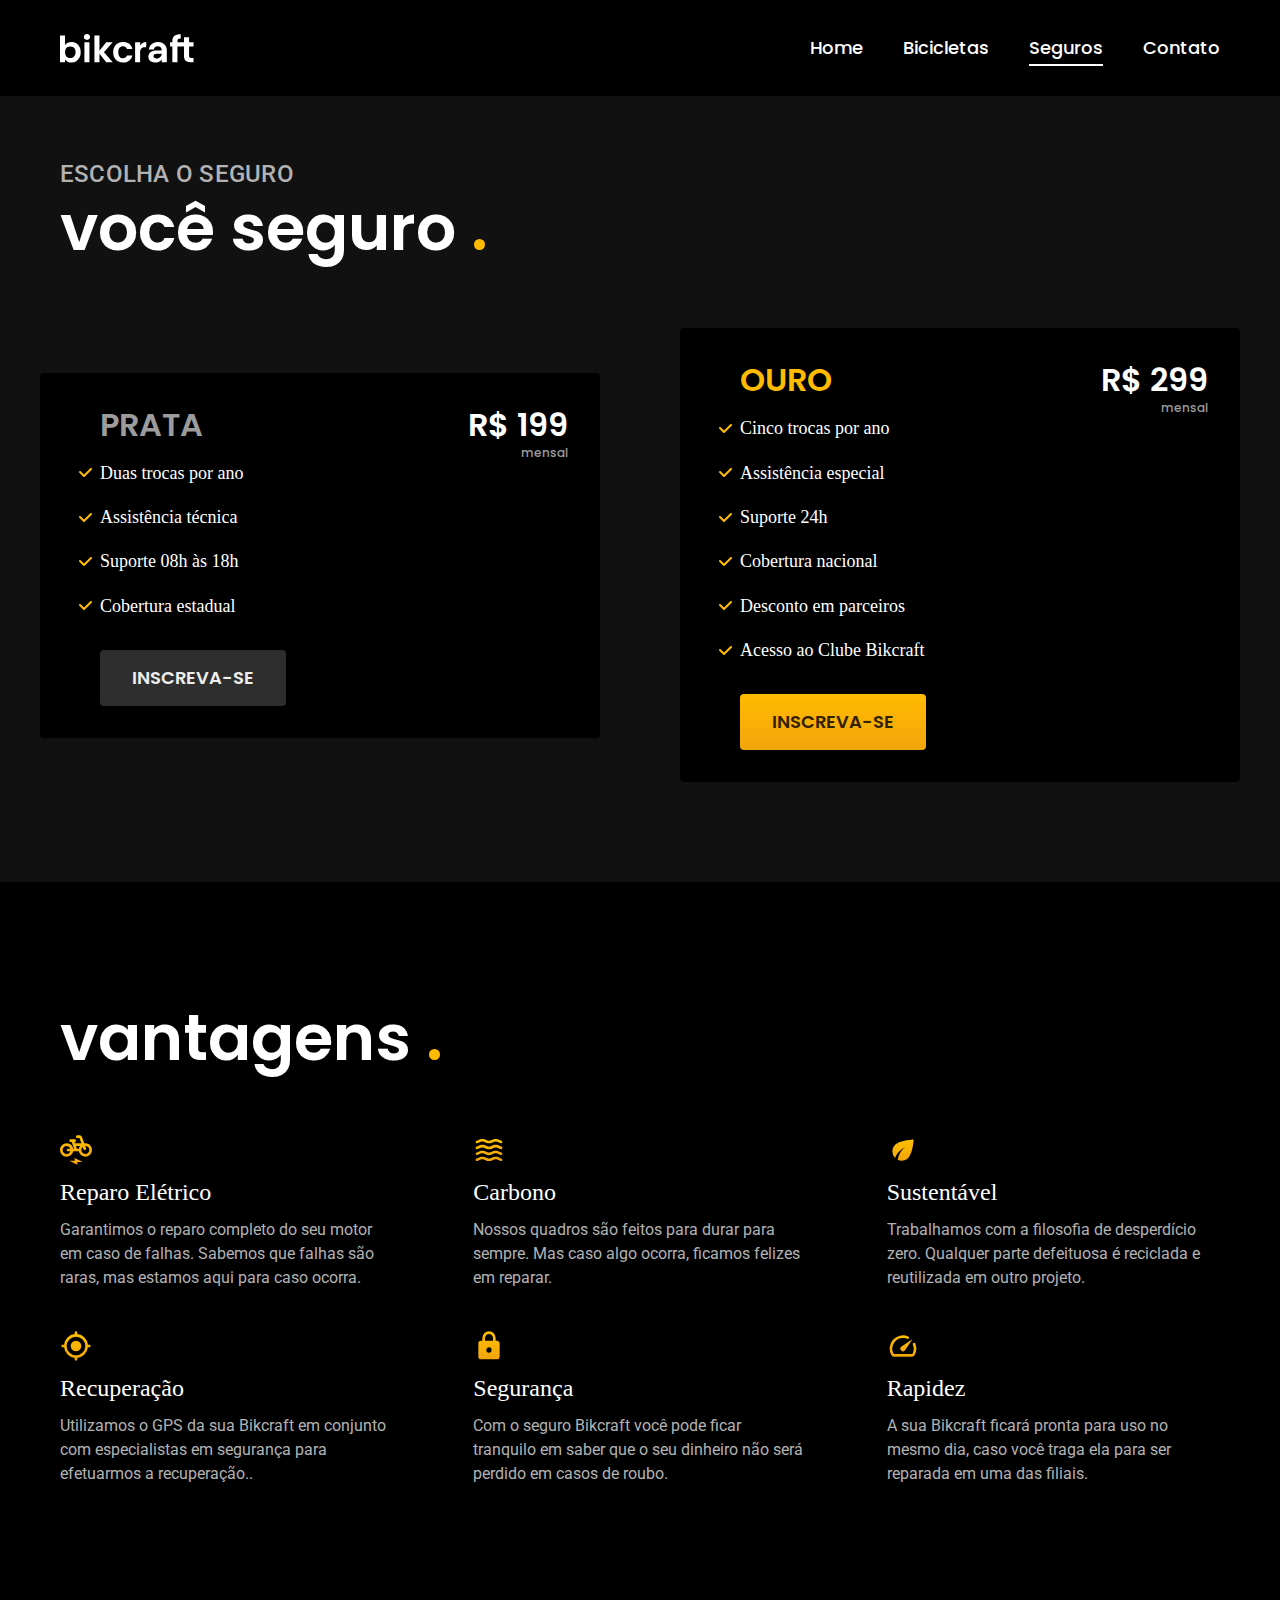
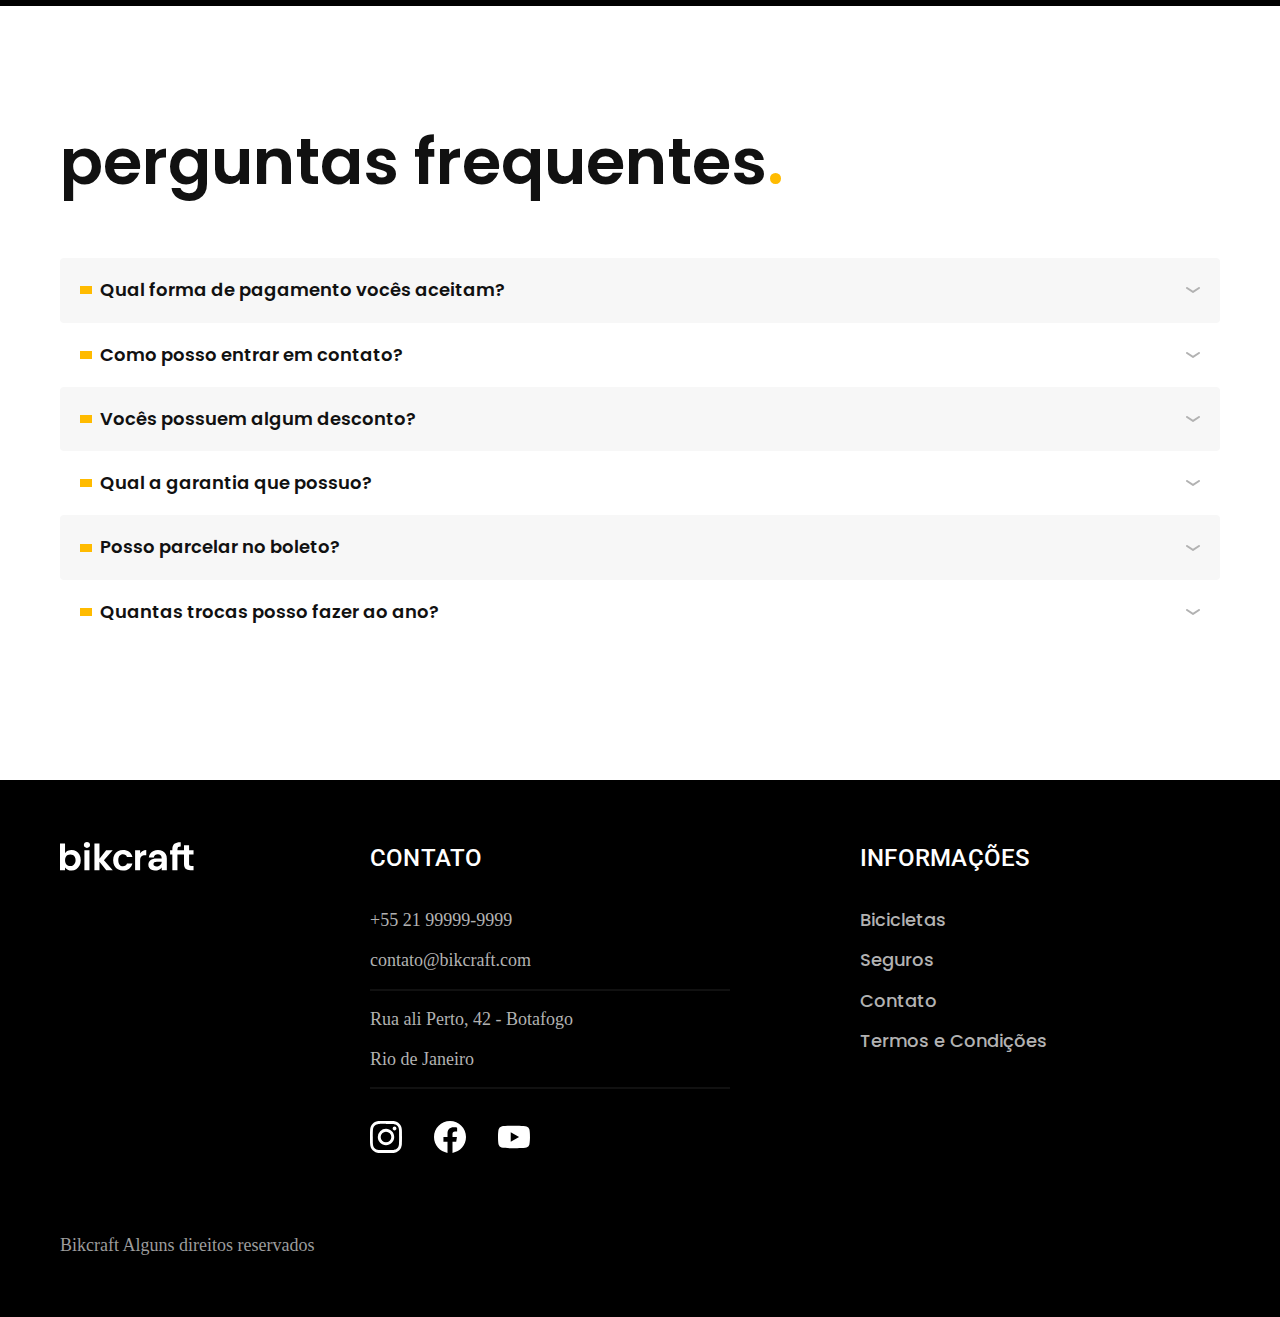
<file: seguros.html>
<!DOCTYPE html>
<html lang="pt-BR">

<head>
    <meta charset="UTF-8">
    <meta name="viewport" content="width=device-width, initial-scale=1.0">
    <title>Seguros | Bikcarft</title>
    <meta name="description" content="Termos e condições.">
    <link rel="preload" href="./css/style.min.css" as="style">
    <link rel="stylesheet" href="./css/style.min.css">

    <link rel="icon" href="./favicon.svg" type="image/svg+xml">
    <link rel="preconnect" href="https://fonts.googleapis.com">
    <link rel="preconnect" href="https://fonts.gstatic.com" crossorigin>
    <link
        href="https://fonts.googleapis.com/css2?family=Merriweather:ital,opsz,wght@0,18..144,300..900;1,18..144,300..900&family=Poppins:wght@400;600&family=Roboto:wght@100..900&display=swap"
        rel="stylesheet">

<script>document.documentElement.classList.add('js');</script>
</head>

<body id="seguros">
    <header class="header-bg">
        <div class="header container">
            <a href="./">
                <img src="./img/bikcraft.svg" alt="Bikcraft">
            </a>

            <nav aria-label="primaria">
                <ul class="header-menu font-1-m cor-0">
                    <li><a href="./index.html">Home</a></li>
                    <li><a href="./bicicletas.html">Bicicletas</a></li>
                    <li><a href="./seguros.html">Seguros</a></li>
                    <li><a href="./contato.html">Contato</a></li>
                </ul>
            </nav>
        </div>
    </header>

    <main class="seguros-bg">
        <div class="titulo-bg">
            <div class="titulo container">
                <p class="font-2-l-b cor-5">Escolha o seguro</p>
                <h1 class="font-1-xxl cor-0">você seguro <span class="cor-p1">.</span></h1>
            </div>
        </div>

        
        <div class="seguros container">
            <div class="seguros-item fadeInLeft" data-anime="200">
                <h3 class="font-1-xl cor-6">PRATA</h3>
                <span class="font-1-xl cor-0">R$ 199</span> <span class="font-1-xs cor-6">mensal</span>
                <ul class="font-2-m cor-0">
                    <li>Duas trocas por ano</li>
                    <li>Assistência técnica</li>
                    <li>Suporte 08h às 18h</li>
                    <li>Cobertura estadual</li>
                </ul>
                <a class="botao secundario" href=".orcamento.html?tipo=seguro&produto=prata">Inscreva-se</a>
            </div>
            <div class="seguros-item fadeInRight" data-anime="400">
                <h3 class="font-1-xl cor-p1">OURO</h3>
                <span class="font-1-xl cor-0">R$ 299</span> <span class="font-1-xs cor-6">mensal</span>
                <ul class="font-2-m cor-0">
                    <li>Cinco trocas por ano</li>
                    <li>Assistência especial</li>
                    <li>Suporte 24h</li>
                    <li>Cobertura nacional</li>
                    <li>Desconto em parceiros</li>
                    <li>Acesso ao Clube Bikcraft</li>
                </ul>
                <a class="botao primario" href=".orcamento.html?tipo=seguro&produto=ouro">Inscreva-se</a>
            </div>
        </div>
    
    </main>

    <article class="vantagens-bg">
        <div class="vantagens container">
            <h2 class="font-1-xxl cor-0">vantagens <span class="cor-p1">.</span></h2>
            <ul>
                <li>
                    <img src="./img/icones/eletrica.svg" alt="">
                    <h3 class="font-1-l cor-0">Reparo Elétrico</h3>
                    <p class="font-2-s cor-5">Garantimos o reparo completo do seu motor em caso de falhas. Sabemos que falhas são raras, mas estamos aqui para caso ocorra.</p>
                </li>

                <li>
                    <img src="./img/icones/carbono.svg" alt="">
                    <h3 class="font-1-l cor-0">Carbono</h3>
                    <p class="font-2-s cor-5">Nossos quadros são feitos para durar para sempre. Mas caso algo ocorra, ficamos felizes em reparar.</p>
                </li>

                <li>
                    <img src="./img/icones/sustentavel.svg" alt="">
                    <h3 class="font-1-l cor-0">Sustentável</h3>
                    <p class="font-2-s cor-5">Trabalhamos com a filosofia de desperdício zero. Qualquer parte defeituosa é reciclada e reutilizada em outro projeto.</p>
                </li>

                <li>
                    <img src="./img/icones/rastreador.svg" alt="">
                    <h3 class="font-1-l cor-0">Recuperação</h3>
                    <p class="font-2-s cor-5">Utilizamos o GPS da sua Bikcraft em conjunto com especialistas em segurança para efetuarmos a recuperação..</p>
                </li>

                <li>
                    <img src="./img/icones/seguro.svg" alt="">
                    <h3 class="font-1-l cor-0">Segurança</h3>
                    <p class="font-2-s cor-5">Com o seguro Bikcraft você pode ficar tranquilo em saber que o seu dinheiro não será perdido em casos de roubo.</p>
                </li>

                <li>
                    <img src="./img/icones/velocidade.svg" alt="">
                    <h3 class="font-1-l cor-0">Rapidez</h3>
                    <p class="font-2-s cor-5">A sua Bikcraft ficará pronta para uso no mesmo dia, caso você traga ela para ser reparada em uma das filiais.</p>
                </li>
            </ul>
        </div>
    </article>

    <article class="perguntas container">
    <h2 class="font-1-xxl">perguntas frequentes<span class="cor-p1">.</span></h2>
    <dl>
      <div>
        <dt class="font-1-m-b">Qual forma de pagamento vocês aceitam?</dt>
        <dd class="font-2-s cor-9">Aceitamos pagamentos parcelados em todos os cartões de crédito. Para pagamentos à vista também aceitarmos PIX e Boleto através do PagSeguro.</dd>
      </div>
      <div>
        <dt class="font-1-m-b">Como posso entrar em contato?</dt>
        <dd class="font-2-s cor-9">Aceitamos pagamentos parcelados em todos os cartões de crédito. Para pagamentos à vista também aceitarmos PIX e Boleto através do PagSeguro.</dd>
      </div>
      <div>
        <dt class="font-1-m-b">Vocês possuem algum desconto?</dt>
        <dd class="font-2-s cor-9">Aceitamos pagamentos parcelados em todos os cartões de crédito. Para pagamentos à vista também aceitarmos PIX e Boleto através do PagSeguro.</dd>
      </div>
      <div>
        <dt class="font-1-m-b">Qual a garantia que possuo?</dt>
        <dd class="font-2-s cor-9">Aceitamos pagamentos parcelados em todos os cartões de crédito. Para pagamentos à vista também aceitarmos PIX e Boleto através do PagSeguro.</dd>
      </div>
      <div>
        <dt class="font-1-m-b">Posso parcelar no boleto?</dt>
        <dd class="font-2-s cor-9">Aceitamos pagamentos parcelados em todos os cartões de crédito. Para pagamentos à vista também aceitarmos PIX e Boleto através do PagSeguro.</dd>
      </div>
      <div>
        <dt class="font-1-m-b">Quantas trocas posso fazer ao ano?</dt>
        <dd class="font-2-s cor-9">Aceitamos pagamentos parcelados em todos os cartões de crédito. Para pagamentos à vista também aceitarmos PIX e Boleto através do PagSeguro.</dd>
      </div>
    </dl>
  </article>

    <footer class="footer-bg">
        <div class="footer container">
            <img src="./img/bikcraft.svg" alt="Bikcraft">
            <div class="footer-contato">
                <h3 class="font-2-l-b cor-0">Contato</h3>
                <ul class="font-2-m cor-5">
                    <li><a href="tel:+5521999999999">+55 21 99999-9999</a></li>
                    <li><a href="mailto:contato@bikcraft.com">contato@bikcraft.com</a></li>
                    <li>Rua ali Perto, 42 - Botafogo</li>
                    <li>Rio de Janeiro</li>
                </ul>

                <div class="footer-redes">
                    <a href="./">
                        <img src="./img/redes/instagram.svg" alt="instagram">
                    </a>
                    <a href="./">
                        <img src="./img/redes/facebook.svg" alt="Facebook">
                    </a>
                    <a href="./">
                        <img src="./img/redes/youtube.svg" alt="YouTube">
                    </a>
                </div>
            </div>
            <div class="footer-informacoes">
                <h3 class="font-2-l-b cor-0">Informações</h3>
                <nav>
                    <ul class="font-1-m cor-5">
                    <li><a href="./bicicletas.html">Bicicletas</a></li>
                    <li><a href="./seguros.html">Seguros</a></li>
                    <li><a href="./contato.html">Contato</a></li>
                    <li><a href="./termos.html">Termos e Condições</a></li>
                    </ul>
                </nav>
            </div>
            <p class="footer-copy font-2-m cor-6">Bikcraft Alguns direitos reservados</p>
        </div>
    </footer>
    
    <script src="./js/plugins/simple-anime.js"></script>
    <script src="./js/script.js"></script>
</body>
</html>
</file>
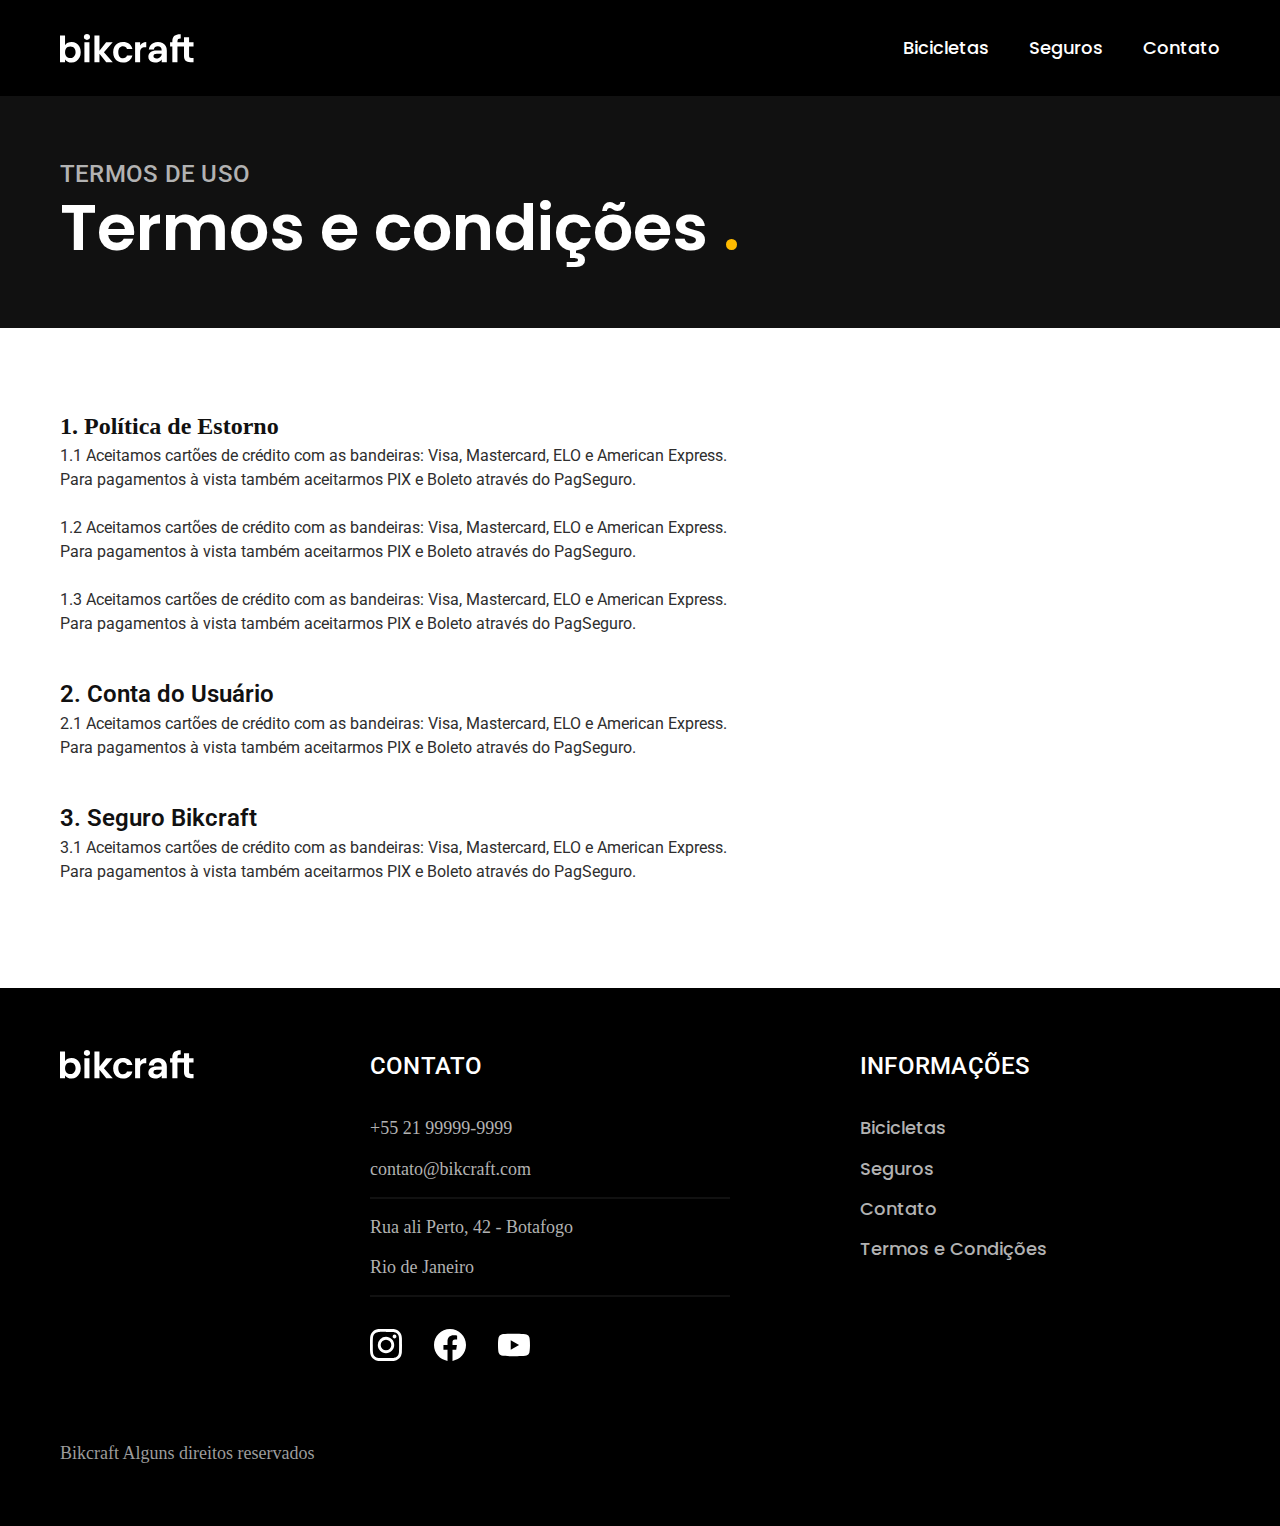
<file: termos.html>
<!DOCTYPE html>
<html lang="pt-BR">

<head>
    <meta charset="UTF-8">
    <meta name="viewport" content="width=device-width, initial-scale=1.0">
    <title>Termos e Condições | Bikcarft</title>
    <meta name="description" content="Termos e condições.">
    <link rel="preload" href="./css/style.min.css" as="style">
    <link rel="stylesheet" href="./css/style.min.css">

    <link rel="icon" href="./favicon.svg" type="image/svg+xml">
    <link rel="preconnect" href="https://fonts.googleapis.com">
    <link rel="preconnect" href="https://fonts.gstatic.com" crossorigin>
    <link
        href="https://fonts.googleapis.com/css2?family=Merriweather:ital,opsz,wght@0,18..144,300..900;1,18..144,300..900&family=Poppins:wght@400;600&family=Roboto:wght@100..900&display=swap"
        rel="stylesheet">

<script>document.documentElement.classList.add('js');</script>
</head>

<body id="termos">
    <header class="header-bg">
        <div class="header container">
            <a href="./">
                <img src="./img/bikcraft.svg" alt="Bikcraft">
            </a>

            <nav aria-label="primaria">
                <ul class="header-menu font-1-m cor-0">
                    <li><a href="./bicicletas.html">Bicicletas</a></li>
                    <li><a href="./seguros.html">Seguros</a></li>
                    <li><a href="./contato.html">Contato</a></li>
                </ul>
            </nav>
        </div>
    </header>

    <main>
        <div class="titulo-bg">
            <div class="titulo container">
                <p class="font-2-l-b cor-5">Termos de uso</p>
                <h1 class="font-1-xxl cor-0">Termos e condições <span class="cor-p1">.</span></h1>
            </div>
        </div>

        <div class="termos font-2-s cor-10 container ">
            <h2 class="font-1-l cor-11">1. Política de Estorno</h2>
            <p>1.1 Aceitamos cartões de crédito com as bandeiras: Visa, Mastercard, ELO e American Express. Para pagamentos à vista também aceitarmos PIX e Boleto através do PagSeguro.</p>
            <p>1.2 Aceitamos cartões de crédito com as bandeiras: Visa, Mastercard, ELO e American Express. Para pagamentos à vista também aceitarmos PIX e Boleto através do PagSeguro.</p>
            <p>1.3 Aceitamos cartões de crédito com as bandeiras: Visa, Mastercard, ELO e American Express. Para pagamentos à vista também aceitarmos PIX e Boleto através do PagSeguro.</p>

            <h2 class="font-1--l cor-11">2. Conta do Usuário</h2>
            <p>2.1 Aceitamos cartões de crédito com as bandeiras: Visa, Mastercard, ELO e American Express. Para pagamentos à vista também aceitarmos PIX e Boleto através do PagSeguro.</p>

            <h2 class="font-1--l cor-11">3. Seguro Bikcraft</h2>
            <p>3.1 Aceitamos cartões de crédito com as bandeiras: Visa, Mastercard, ELO e American Express. Para pagamentos à vista também aceitarmos PIX e Boleto através do PagSeguro.</p>
        </div>
    </main>



    <footer class="footer-bg">
        <div class="footer container">
            <img src="./img/bikcraft.svg" alt="Bikcraft">
            <div class="footer-contato">
                <h3 class="font-2-l-b cor-0">Contato</h3>
                <ul class="font-2-m cor-5">
                    <li><a href="tel:+5521999999999">+55 21 99999-9999</a></li>
                    <li><a href="mailto:contato@bikcraft.com">contato@bikcraft.com</a></li>
                    <li>Rua ali Perto, 42 - Botafogo</li>
                    <li>Rio de Janeiro</li>
                </ul>

                <div class="footer-redes">
                    <a href="./">
                        <img src="./img/redes/instagram.svg" alt="instagram">
                    </a>
                    <a href="./">
                        <img src="./img/redes/facebook.svg" alt="Facebook">
                    </a>
                    <a href="./">
                        <img src="./img/redes/youtube.svg" alt="YouTube">
                    </a>
                </div>
            </div>
            <div class="footer-informacoes">
                <h3 class="font-2-l-b cor-0">Informações</h3>
                <nav>
                    <ul class="font-1-m cor-5">
                    <li><a href="./bicicletas.html">Bicicletas</a></li>
                    <li><a href="./seguros.html">Seguros</a></li>
                    <li><a href="./contato.html">Contato</a></li>
                    <li><a href="./termos.html">Termos e Condições</a></li>
                    </ul>
                </nav>
            </div>
            <p class="footer-copy font-2-m cor-6">Bikcraft Alguns direitos reservados</p>
        </div>
    </footer>
    <script src="./js/script.js"></script>
</body>
</html>
</file>
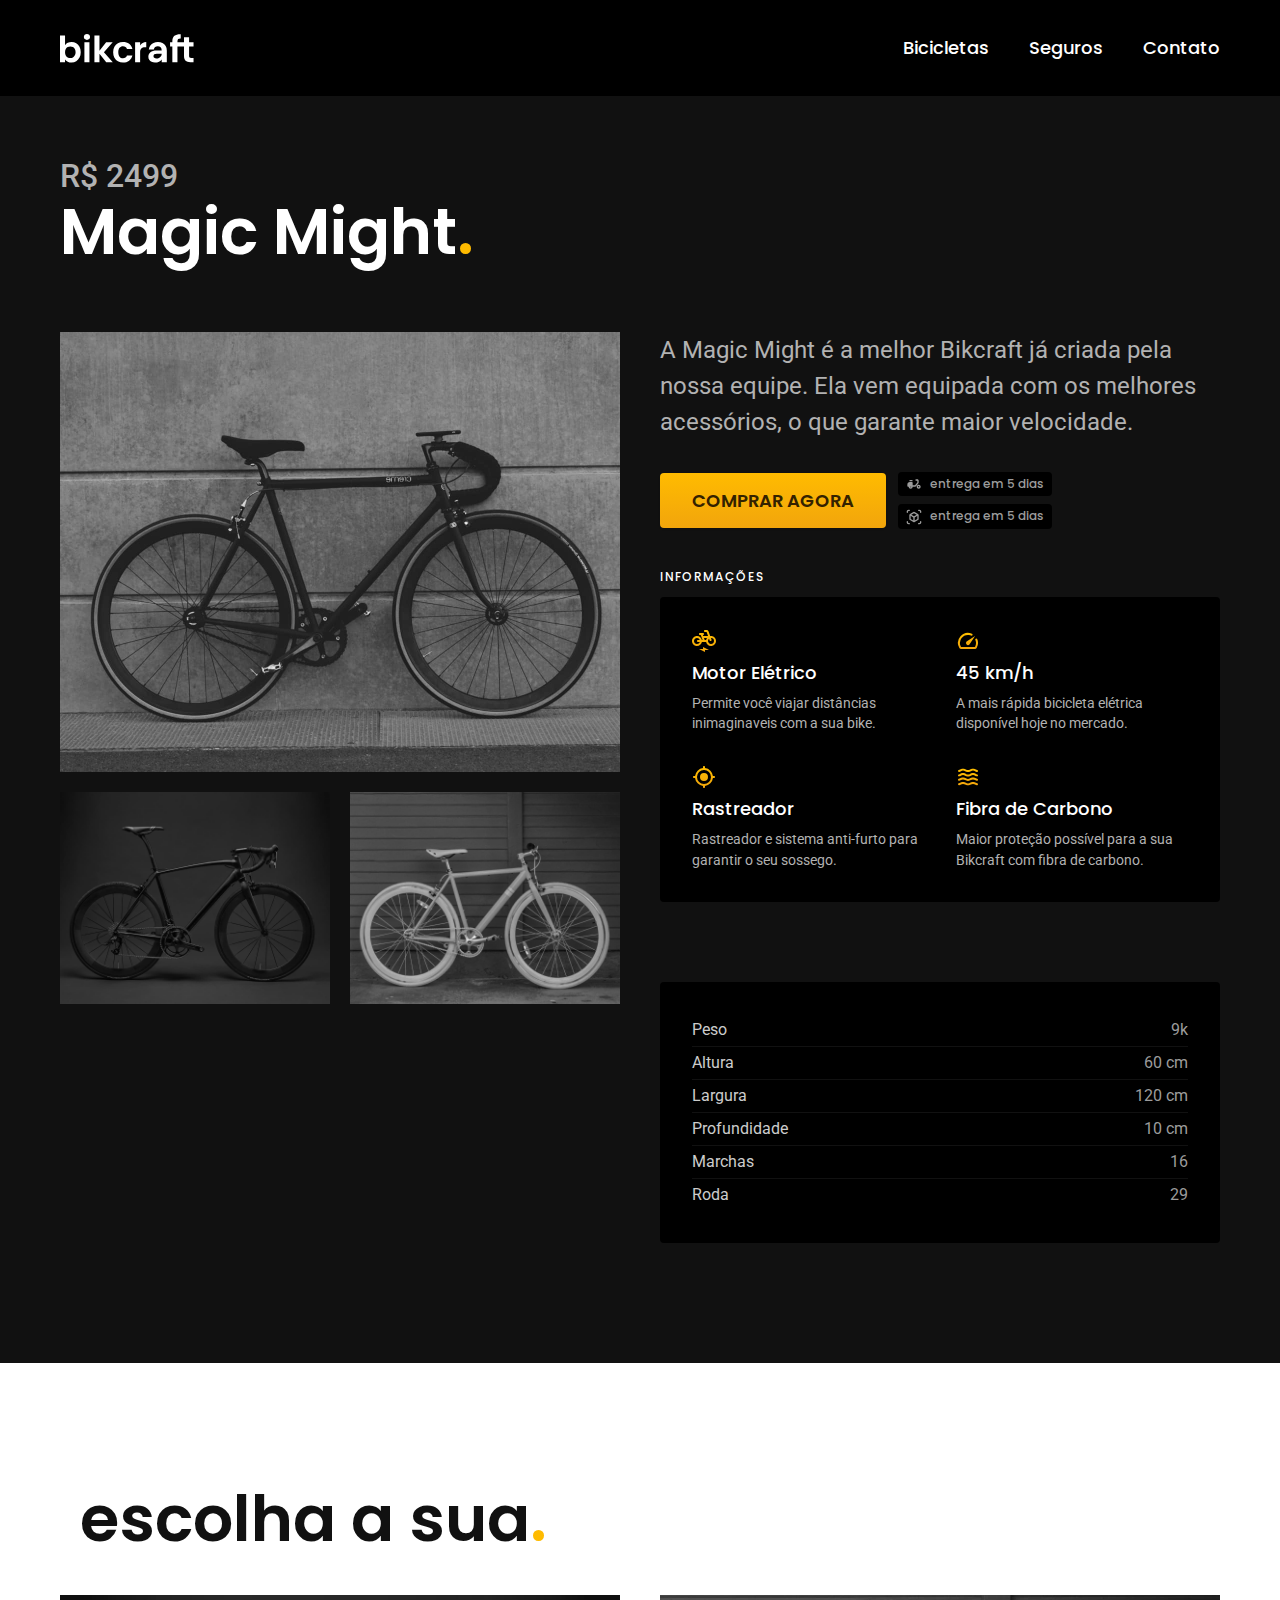
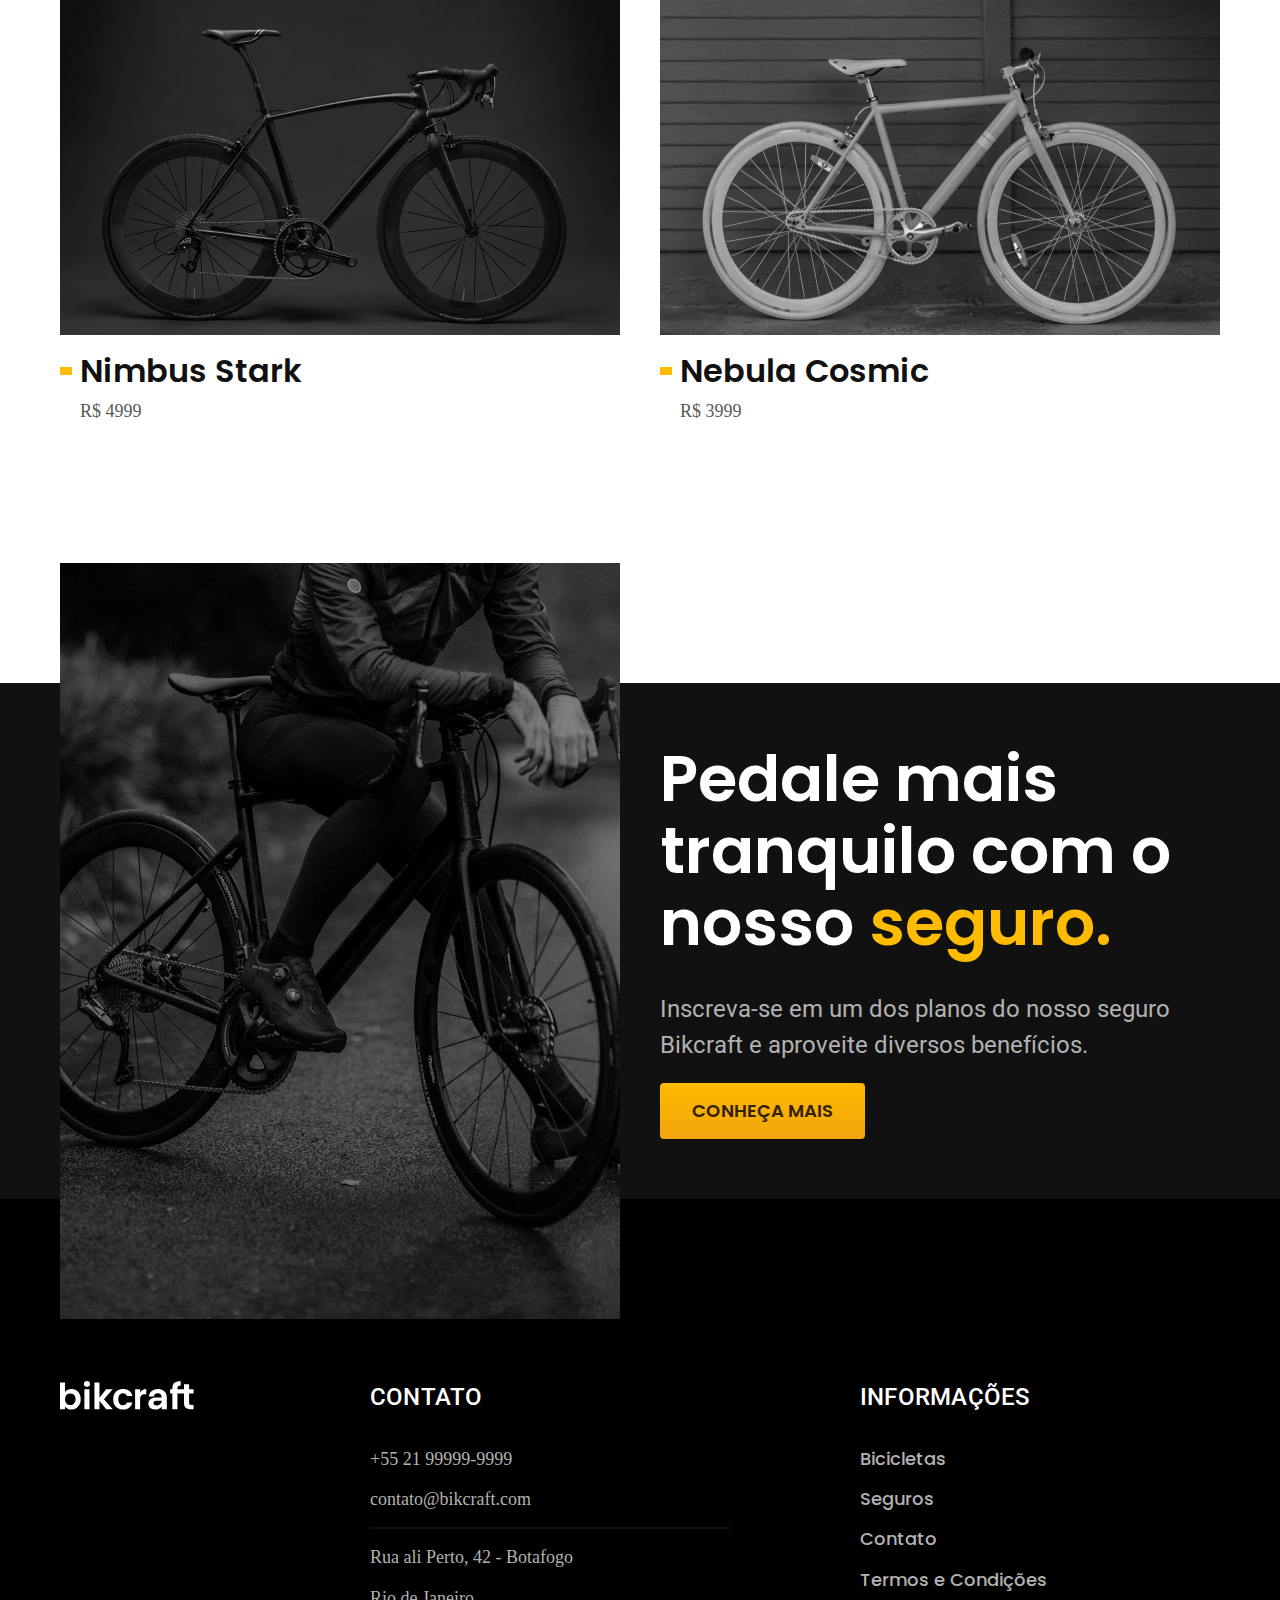
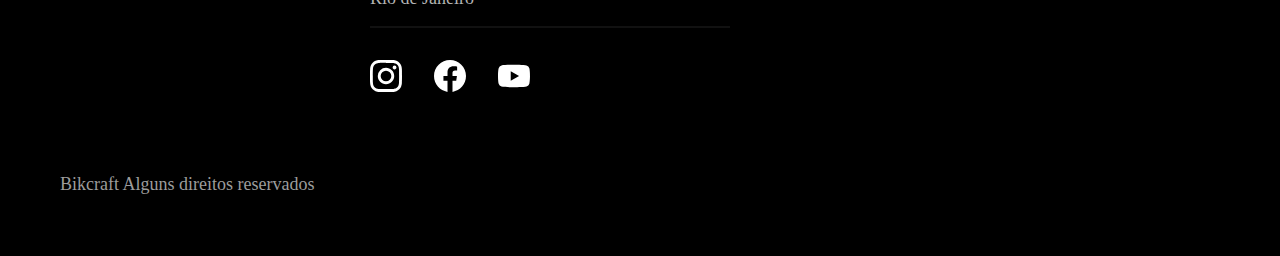
<file: bicicletas/magic.html>
<!DOCTYPE html>
<html lang="pt-BR">

<head>
    <meta charset="UTF-8">
    <meta name="viewport" content="width=device-width, initial-scale=1.0">
    <title>magic | Bikcarft</title>
    <meta name="description" content="Termos e condições.">
    <link rel="stylesheet" href="../css/style.min.css">

    <!--  Icone -->
    <link rel="icon" href="../favicon.svg" type="image/svg+xml">

    <!-- Fontes -->
    <link rel="preconnect" href="https://fonts.googleapis.com">
    <link rel="preconnect" href="https://fonts.gstatic.com" crossorigin>
    <link
        href="https://fonts.googleapis.com/css2?family=Merriweather:ital,opsz,wght@0,18..144,300..900;1,18..144,300..900&family=Poppins:wght@400;600&family=Roboto:wght@100..900&display=swap"
        rel="stylesheet">

<script>document.documentElement.classList.add('js');</script>
</head>

<body id="bicicleta">
    <header class="header-bg">
        <div class="header container">
            <a href="../">
                <img src="../img/bikcraft.svg" alt="Bikcraft">
            </a>

            <nav aria-label="primaria">
                <ul class="header-menu font-1-m cor-0">
                    <li><a href="../bicicletas.html">Bicicletas</a></li>
                    <li><a href="../seguros.html">Seguros</a></li>
                    <li><a href="../contato.html">Contato</a></li>
                </ul>
            </nav>
        </div>
    </header>

    <main class="titulo-bg">
        <div>
            <div class="titulo container">
                <p class="font-2-xl cor-5">R$ 2499</p>
                <h1 class="font-1-xxl cor-0">Magic Might<span class="cor-p1">.</span></h1>
            </div>
        </div>

        <div class="bicicleta container">
            <div class="bicicleta-imagens">
                <img src="../img/bicicleta/nimbus2.jpg" alt="">
                <img src="../img/bicicleta/nimbus1.jpg" alt="">
                <img src="../img/bicicleta/nimbus3.jpg" alt="">
            </div>

            <div class="bicicleta-conteudo">
                <p class="font-2-l cor-5">A Magic Might é a melhor Bikcraft já criada pela nossa equipe. Ela vem
                    equipada com os melhores acessórios, o que garante maior velocidade.</p>
                <div class="bicicleta-comprar">
                    <a class="botao" href="../orcamento.html?tipo=bikcraft&produto=magic">Comprar Agora</a>

                    <span class="font-1-xs cor-6"><img src="../img/icones/entrega.svg" alt="">entrega em 5 dias</span>

                    <span class="font-1-xs cor-6"><img src="../img/icones/estoque.svg" alt="">entrega em 5 dias</span>
                </div>

                <h2 class="font-1-xs cor-0">Informações</h2>
                <ul class="bicicleta-informacoes">
                    <li>
                        <img src="../img/icones/eletrica.svg" alt="">
                        <h3 class="font-1-m cor-0">Motor Elétrico</h3>
                        <p class="font-2-xs cor-5">Permite você viajar distâncias inimaginaveis com a sua bike.</p>
                    </li>
                    <li>
                        <img src="../img/icones/velocidade.svg" alt="">
                        <h3 class="font-1-m cor-0">45 km/h</h3>
                        <p class="font-2-xs cor-5">A mais rápida bicicleta elétrica disponível hoje no mercado.</p>
                    </li>
                    <li>
                        <img src="../img/icones/rastreador.svg" alt="">
                        <h3 class="font-1-m cor-0">Rastreador</h3>
                        <p class="font-2-xs cor-5">Rastreador e sistema anti-furto para garantir o seu sossego.</p>
                    </li>
                    <li>
                        <img src="../img/icones/carbono.svg" alt="">
                        <h3 class="font-1-m cor-0">Fibra de Carbono</h3>
                        <p class="font-2-xs cor-5">Maior proteção possível para a sua Bikcraft com fibra de carbono.</p>
                    </li>
                </ul>
                <h2>Ficha técninca</h2>
                <ul class="bicicleta-ficha font-2-s cor-4">
                    <li>Peso <span>9k</span></li>
                    <li>Altura <span>60 cm</span></li>
                    <li>Largura <span>120 cm</span></li>
                    <li>Profundidade <span>10 cm</span></li>
                    <li>Marchas <span>16</span></li>
                    <li>Roda <span>29</span></li>
                </ul>
            </div>
        </div>

    </main>

    <article class="bicicletas-lista container">
        <h2 class="container font-1-xxl">escolha a sua<span class="cor-p1">.</span></h2>

        <ul>
            <li>
                <a href="./nimbus.html">
                    <img src="../img/bicicletas/nimbus.jpg" alt="Bicicleta Preta">
                    <h3 class="font-1-xl">Nimbus Stark</h3>
                    <span class="font-2-m cor-8">R$ 4999</span>
                </a>
            </li>
            <li>
                <a href="./nebula.html">
                    <img src="../img/bicicletas/nebula.jpg" alt="Bicicleta Preta">
                    <h3 class="font-1-xl">Nebula Cosmic</h3>
                    <span class="font-2-m cor-8">R$ 3999</span>
                </a>
            </li>
        </ul>
    </article>

    <article class="seguro-bg">
        <div class="seguro container">
            <div class="seguro-imagem">
                <img src="../img/fotos/seguros.jpg" alt="Pessoa parada em cima de uma bicicleta">
            </div>
            <div class="seguro-conteudo">
                <h2 class="font-1-xxl cor-0">Pedale mais tranquilo com o nosso <span class="cor-p1">seguro.</span></h2>
                <p class="font-2-l cor-5">Inscreva-se em um dos planos do nosso seguro Bikcraft e aproveite diversos benefícios.</p>
                <a class="botao" href="../seguros.html">Conheça Mais</a>
            </div>
        </div>
    </article>

    <footer class="footer-bg">
        <div class="footer container">
            <img src="../img/bikcraft.svg" alt="Bikcraft">
            <div class="footer-contato">
                <h3 class="font-2-l-b cor-0">Contato</h3>
                <ul class="font-2-m cor-5">
                    <li><a href="tel:+5521999999999">+55 21 99999-9999</a></li>
                    <li><a href="mailto:contato@bikcraft.com">contato@bikcraft.com</a></li>
                    <li>Rua ali Perto, 42 - Botafogo</li>
                    <li>Rio de Janeiro</li>
                </ul>

                <div class="footer-redes">
                    <a href="../">
                        <img src="../img/redes/instagram.svg" alt="instagram">
                    </a>
                    <a href="../">
                        <img src="../img/redes/facebook.svg" alt="Facebook">
                    </a>
                    <a href="../">
                        <img src="../img/redes/youtube.svg" alt="YouTube">
                    </a>
                </div>
            </div>
            <div class="footer-informacoes">
                <h3 class="font-2-l-b cor-0">Informações</h3>
                <nav>
                    <ul class="font-1-m cor-5">
                        <li><a href="../bicicletas.html">Bicicletas</a></li>
                        <li><a href="../seguros.html">Seguros</a></li>
                        <li><a href="../contato.html">Contato</a></li>
                        <li><a href="../termos.html">Termos e Condições</a></li>
                    </ul>
                </nav>
            </div>
            <p class="footer-copy font-2-m cor-6">Bikcraft Alguns direitos reservados</p>
        </div>
    </footer>
    <script src="../js/script.js"></script>
</body>
</html>
</file>
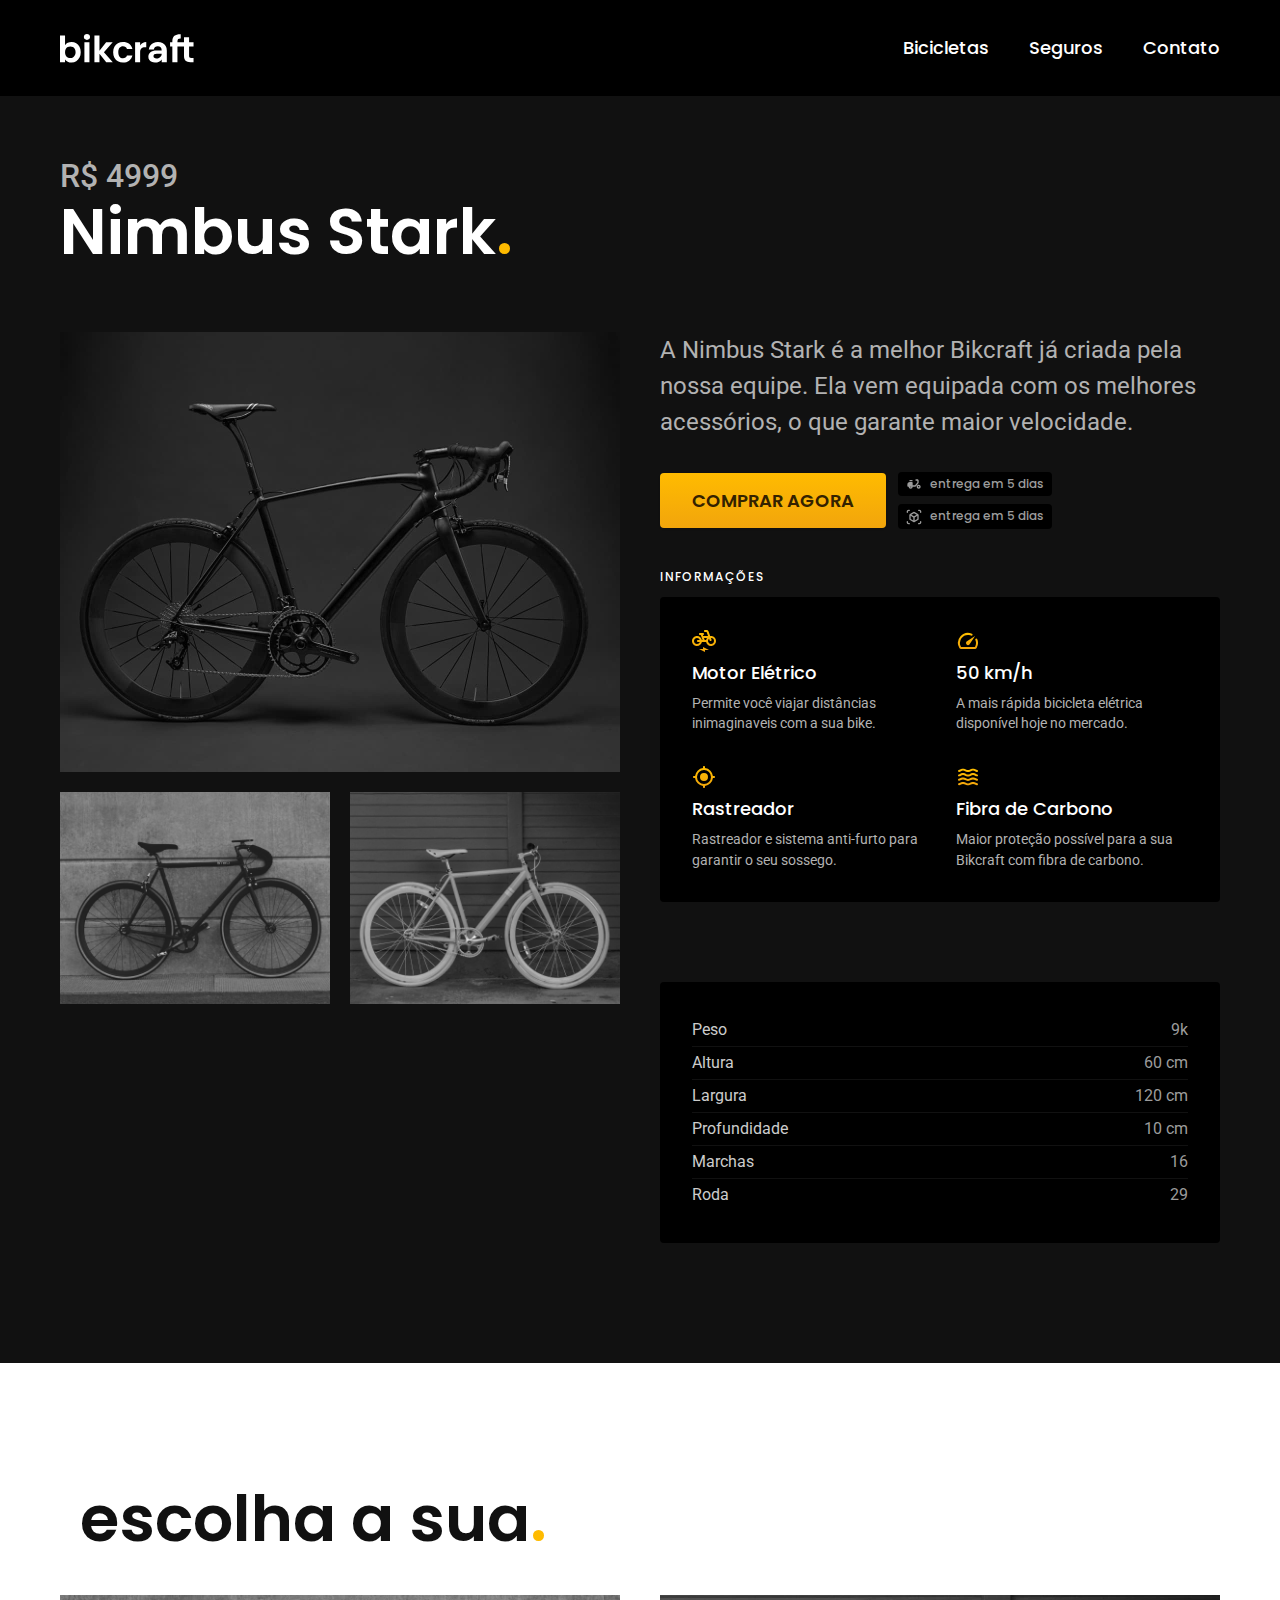
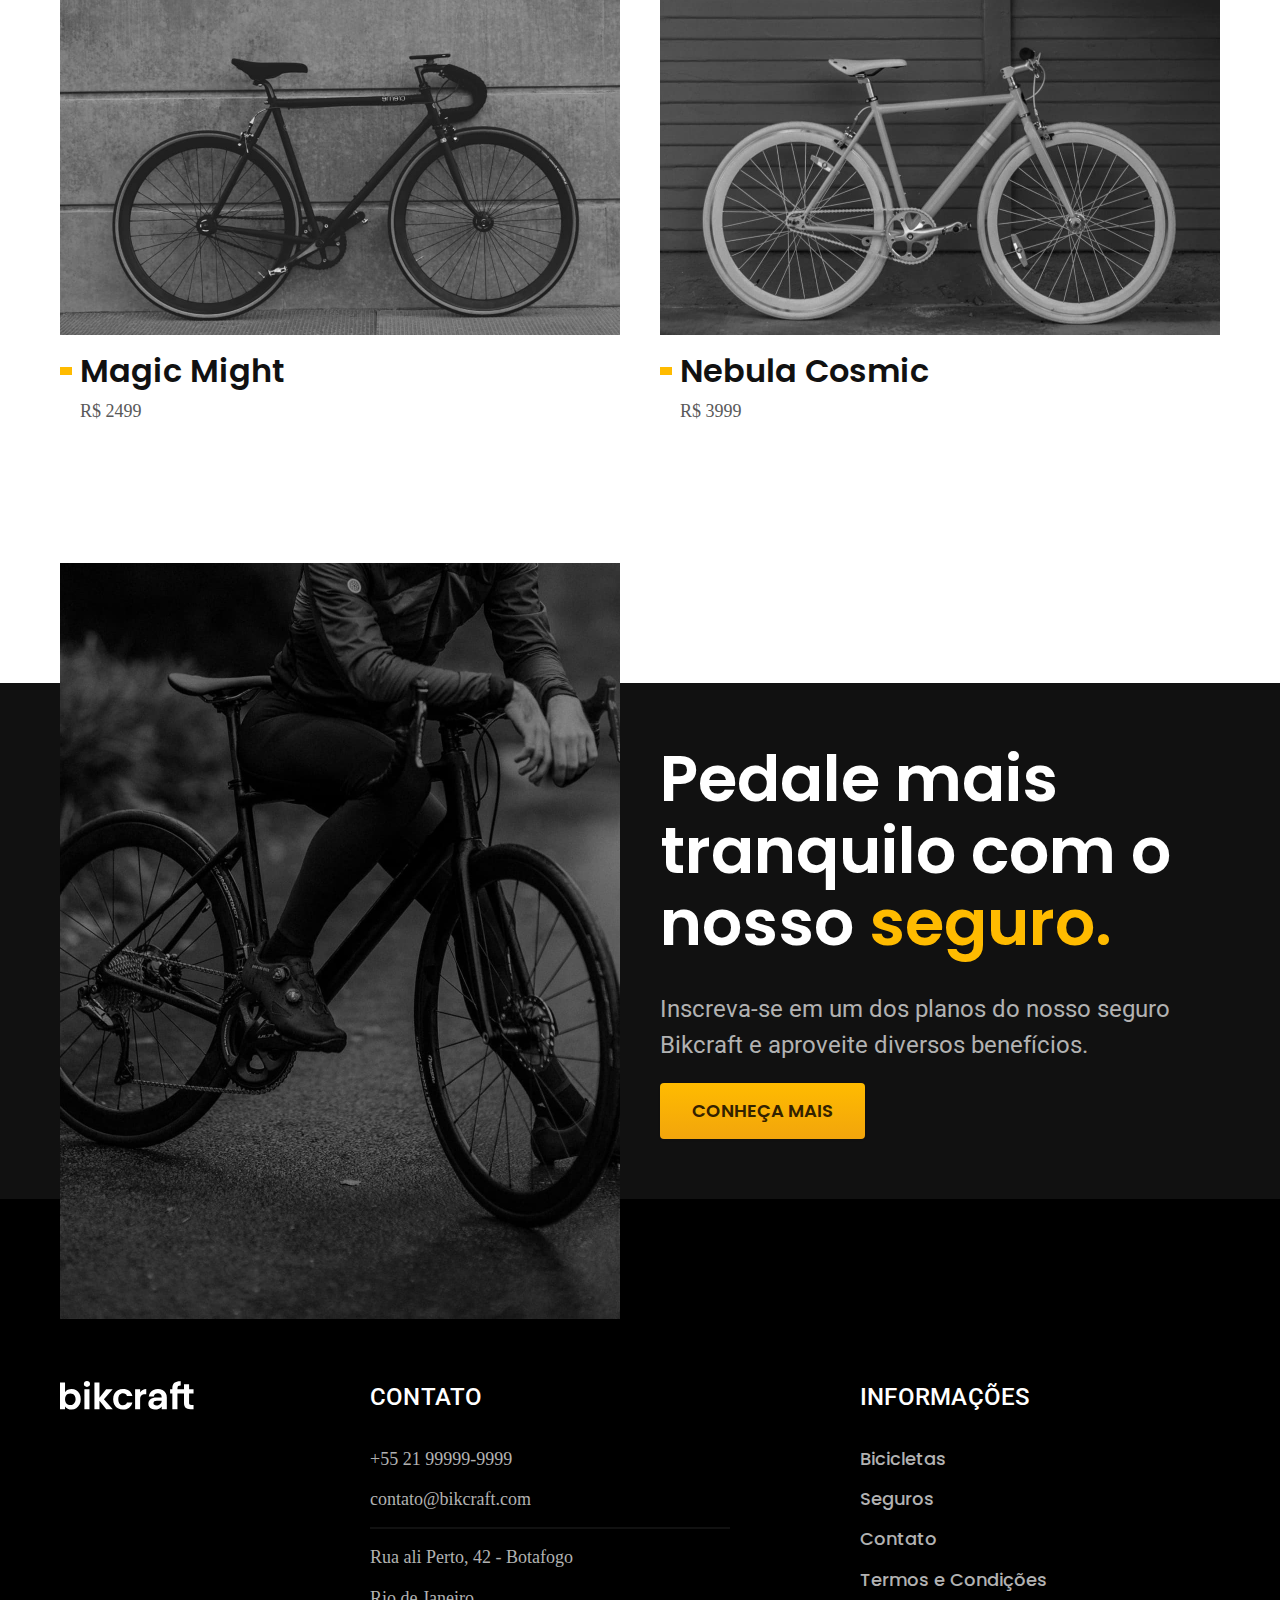
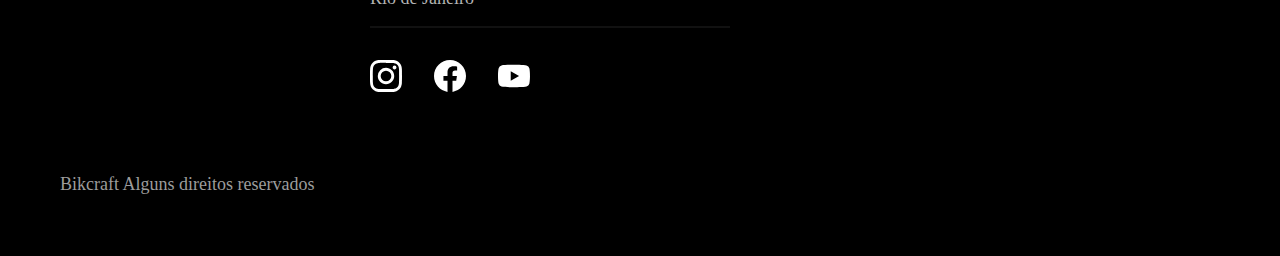
<file: bicicletas/nimbus.html>
<!DOCTYPE html>
<html lang="pt-BR">

<head>
    <meta charset="UTF-8">
    <meta name="viewport" content="width=device-width, initial-scale=1.0">
    <title>nimbus | Bikcarft</title>
    <meta name="description" content="Termos e condições.">
    <link rel="stylesheet" href="../css/style.min.css">

    <!-- Icone Favicon-->
    <link rel="icon" href="../favicon.svg" type="image/svg+xml">

    <!-- Fontes-->
    <link rel="preconnect" href="https://fonts.googleapis.com">
    <link rel="preconnect" href="https://fonts.gstatic.com" crossorigin>
    <link
        href="https://fonts.googleapis.com/css2?family=Merriweather:ital,opsz,wght@0,18..144,300..900;1,18..144,300..900&family=Poppins:wght@400;600&family=Roboto:wght@100..900&display=swap"
        rel="stylesheet">

<script>document.documentElement.classList.add('js');</script>
</head>

<body id="bicicleta">
    <header class="header-bg">
        <div class="header container">
            <a href="../">
                <img src="../img/bikcraft.svg" alt="Bikcraft">
            </a>

            <nav aria-label="primaria">
                <ul class="header-menu font-1-m cor-0">
                    <li><a href="../bicicletas.html">Bicicletas</a></li>
                    <li><a href="../seguros.html">Seguros</a></li>
                    <li><a href="../contato.html">Contato</a></li>
                </ul>
            </nav>
        </div>
    </header>

    <main class="titulo-bg">
        <div>
            <div class="titulo container">
                <p class="font-2-xl cor-5">R$ 4999</p>
                <h1 class="font-1-xxl cor-0">Nimbus Stark<span class="cor-p1">.</span></h1>
            </div>
        </div>

        <div class="bicicleta container">
            <div class="bicicleta-imagens">
                <img src="../img/bicicleta/nimbus1.jpg" alt="">
                <img src="../img/bicicleta/nimbus2.jpg" alt="">
                <img src="../img/bicicleta/nimbus3.jpg" alt="">
            </div>

            <div class="bicicleta-conteudo">
                <p class="font-2-l cor-5">A Nimbus Stark é a melhor Bikcraft já criada pela nossa equipe. Ela vem
                    equipada com os melhores acessórios, o que garante maior velocidade.</p>
                <div class="bicicleta-comprar">
                    <a class="botao" href="../orcamento.html?tipo=bikcraft&produto=nimbus">Comprar Agora</a>

                    <span class="font-1-xs cor-6"><img src="../img/icones/entrega.svg" alt="">entrega em 5 dias</span>

                    <span class="font-1-xs cor-6"><img src="../img/icones/estoque.svg" alt="">entrega em 5 dias</span>
                </div>

                <h2 class="font-1-xs cor-0">Informações</h2>
                <ul class="bicicleta-informacoes">
                    <li>
                        <img src="../img/icones/eletrica.svg" alt="">
                        <h3 class="font-1-m cor-0">Motor Elétrico</h3>
                        <p class="font-2-xs cor-5">Permite você viajar distâncias inimaginaveis com a sua bike.</p>
                    </li>
                    <li>
                        <img src="../img/icones/velocidade.svg" alt="">
                        <h3 class="font-1-m cor-0">50 km/h</h3>
                        <p class="font-2-xs cor-5">A mais rápida bicicleta elétrica disponível hoje no mercado.</p>
                    </li>
                    <li>
                        <img src="../img/icones/rastreador.svg" alt="">
                        <h3 class="font-1-m cor-0">Rastreador</h3>
                        <p class="font-2-xs cor-5">Rastreador e sistema anti-furto para garantir o seu sossego.</p>
                    </li>
                    <li>
                        <img src="../img/icones/carbono.svg" alt="">
                        <h3 class="font-1-m cor-0">Fibra de Carbono</h3>
                        <p class="font-2-xs cor-5">Maior proteção possível para a sua Bikcraft com fibra de carbono.</p>
                    </li>
                </ul>
                <h2>Ficha técninca</h2>
                <ul class="bicicleta-ficha font-2-s cor-4">
                    <li>Peso <span>9k</span></li>
                    <li>Altura <span>60 cm</span></li>
                    <li>Largura <span>120 cm</span></li>
                    <li>Profundidade <span>10 cm</span></li>
                    <li>Marchas <span>16</span></li>
                    <li>Roda <span>29</span></li>
                </ul>
            </div>
        </div>

    </main>

    <article class="bicicletas-lista container">
        <h2 class="container font-1-xxl">escolha a sua<span class="cor-p1">.</span></h2>

        <ul>
            <li>
                <a href="./magic.html">
                    <img src="../img/bicicletas/magic.jpg" alt="Bicicleta Preta">
                    <h3 class="font-1-xl">Magic Might</h3>
                    <span class="font-2-m cor-8">R$ 2499</span>
                </a>
            </li>
            <li>
                <a href="./nebula.html">
                    <img src="../img/bicicletas/nebula.jpg" alt="Bicicleta Preta">
                    <h3 class="font-1-xl">Nebula Cosmic</h3>
                    <span class="font-2-m cor-8">R$ 3999</span>
                </a>
            </li>
        </ul>
    </article>

    <article class="seguro-bg">
        <div class="seguro container">
            <div class="seguro-imagem">
                <img src="../img/fotos/seguros.jpg" alt="Pessoa parada em cima de uma bicicleta">
            </div>
            <div class="seguro-conteudo">
                <h2 class="font-1-xxl cor-0">Pedale mais tranquilo com o nosso <span class="cor-p1">seguro.</span></h2>
                <p class="font-2-l cor-5">Inscreva-se em um dos planos do nosso seguro Bikcraft e aproveite diversos benefícios.</p>
                <a class="botao" href="../seguros.html">Conheça Mais</a>
            </div>
        </div>
    </article>

    <footer class="footer-bg">
        <div class="footer container">
            <img src="../img/bikcraft.svg" alt="Bikcraft">
            <div class="footer-contato">
                <h3 class="font-2-l-b cor-0">Contato</h3>
                <ul class="font-2-m cor-5">
                    <li><a href="tel:+5521999999999">+55 21 99999-9999</a></li>
                    <li><a href="mailto:contato@bikcraft.com">contato@bikcraft.com</a></li>
                    <li>Rua ali Perto, 42 - Botafogo</li>
                    <li>Rio de Janeiro</li>
                </ul>

                <div class="footer-redes">
                    <a href="../">
                        <img src="../img/redes/instagram.svg" alt="instagram">
                    </a>
                    <a href="../">
                        <img src="../img/redes/facebook.svg" alt="Facebook">
                    </a>
                    <a href="../">
                        <img src="../img/redes/youtube.svg" alt="YouTube">
                    </a>
                </div>
            </div>
            <div class="footer-informacoes">
                <h3 class="font-2-l-b cor-0">Informações</h3>
                <nav>
                    <ul class="font-1-m cor-5">
                        <li><a href="../bicicletas.html">Bicicletas</a></li>
                        <li><a href="../seguros.html">Seguros</a></li>
                        <li><a href="../contato.html">Contato</a></li>
                        <li><a href="../termos.html">Termos e Condições</a></li>
                    </ul>
                </nav>
            </div>
            <p class="footer-copy font-2-m cor-6">Bikcraft Alguns direitos reservados</p>
        </div>
    </footer>
        <script src="../js/script.js"></script>
    </body>
</html>
</file>
<file: css/style.css>
@import "./global/global.css";
@import "./utilidades/tipografia.css";
@import "./utilidades/cores.css";
@import "./utilidades/animacao.css";

@import "./global/header.css";

@import "./global/footer.css";

/* Utilidades */
@import "./utilidades/componentes.css";
@import "./utilidades/formulario.css";

/* HOME */
@import "./home/introducao.css";
@import "./home/parceiros.css";
@import "./home/tecnologia.css";
@import "./home/depoimento.css";

/* BICICLETAS*/
@import "./bicicletas/bicicletas-lista.css";
@import "./bicicletas/bicicletas.css";

/* BICICLETA*/
@import "./bicicleta/bicicleta.css";
@import "./bicicleta/seguro.css";

/* Seguros*/
@import "./seguros/seguros.css";
@import "./seguros/vantagens.css"; 
@import "./seguros/perguntas.css"; 

/* Contato*/
@import "./contato/contato.css";
@import "./contato/lojas.css";


/* Orçamento*/
@import "./orcamento/orcamento.css";

/* Termos*/
@import "./termos/termos.css";
</file>
<file: css/style.min.css>
body{margin:0;font-family:Arial,Helvetica,sans-serif;color:var(--cor-11)}blockquote,dd,h1,h2,h3,h4,p,ul{margin:0}ul{margin:0;padding:0;list-style:none}a{text-decoration:none;color:inherit}img{max-width:100%;display:block}img [src$=".jpg"]{border-radius:4px}.font-1-xs{font:500 0.75rem/1.35 Poppins,sans-serif}.font-2-xs{font:400 0.875rem/1.43 Roboto,sans-serif}.font-1-s{font:500 1rem/1.5 Poppins,sans-serif}.font-2-s{font:400 1rem/1.5 Roboto,sans-serif}.font-1-m,.font-1-m-b{font:500 1.125rem/1.35 Poppins,sans-serif}.font-1-m-b{font-weight:600}.font-2-m{font:500 1.125rem/1.35 Roboto sans-serif}.font-1-l{font:400 1.5rem/1.5 Poppins sans-serif}.font-2-l,.font-2-l-b{color:var(--cor-5);font:400 1.5rem/1.5 Roboto,sans-serif}.font-2-l-b{font-weight:500;letter-spacing:.015rem;text-transform:uppercase}.font-1-xl{font:600 2rem/1.25 Poppins,sans-serif}.font-2-xl{font:500 2rem/1.25 Roboto,sans-serif}.font-1-xxl{font:600 4rem/1.125 Poppins,sans-serif}@media (max-width:1200px){.font-1-xxl{font-size:3rem}.font-2-l,.font-2-l-b{font-size:1.25rem}}@media (max-width:800px){.font-1-xxl{font-size:2rem}.font-1-xl{font-size:1.5rem}}:root{--cor-0:#ffffff;--cor-1:#f7f7f7;--cor-2:#ededed;--cor-3:#dedede;--cor-4:#cccccc;--cor-5:#b2b2b2;--cor-6:#9c9c9c;--cor-7:#717171;--cor-8:#595959;--cor-9:#404040;--cor-10:#2e2e2e;--cor-11:#111111;--cor-12:#000000;--cor-p1:#ffbb00;--cor-p2:#e4a30b;--cor-p3:#a66f00;--cor-p4:#664400;--cor-p5:#332200}.cor-0{color:var(--cor-0)}.cor-1{color:var(--cor-1)}.cor-2{color:var(--cor-2)}.cor-3{color:var(--cor-3)}.cor-4{color:var(--cor-4)}.cor-5{color:var(--cor-5)}.cor-6{color:var(--cor-6)}.cor-7{color:var(--cor-7)}.cor-8{color:var(--cor-8)}.cor-9{color:var(--cor-9)}.cor-10{color:var(--cor-10)}.cor-11{color:var(--cor-11)}.cor-12{color:var(--cor-12)}.cor-p1{color:var(--cor-p1)}.cor-p2{color:var(--cor-p2)}.cor-p3{color:var(--cor-p3)}.cor-p4{color:var(--cor-p4)}.cor-p5{color:var(--cor-p5)}.js .fadeInDown{transform:translate3d(0,-20px,0)}.js .fadeInUp{transform:translate3d(0,20px,0)}.js .fadeInRight{transform:translate3d(20px,0,0)}.js .fadeInLeft{transform:translate3d(-20px,0,0)}[data-anime]{opacity:0}.anime{opacity:1;transform:none;transition:transform .8s,opacity .8s}.header-bg{background-color:var(--cor-12)}.header{display:flex;flex-wrap:wrap;gap:20px;justify-content:space-between;align-items:center;padding-top:20px;padding-bottom:20px}.header-menu{display:flex;flex-wrap:wrap;gap:40px}.header-menu a{display:inline-block;padding:16px 0;position:relative}.header-menu a:after{content:"";display:block;height:2px;width:0;background:var(--cor-0);margin-top:4px;transition:.3s;position:absolute}.header-menu a.ativo::after,.header-menu a:hover:after{width:100%}@media (max-width:800px){.header-menu{gap:20px}.header-menu a{background:var(--cor-11);padding:12px 16px;border-radius:4px}.header-menu a:hover{background:var(--cor-10)}.header a::after{display:none}}@media (max-width:600px){.header-menu{gap:12px}.header-menu a{padding:8px 12px;font-size:14px}.header a::after{display:none}}.footer-bg{background-color:var(--cor-12)}.footer{display:grid;grid-template-columns:3fr 5fr 4fr;gap:40px;padding-top:60px;padding-bottom:60px}.footer h3{margin-bottom:32px}.footer-contato ul{margin-bottom:32px}.footer-contato li:nth-child(2n):after{content:"";display:block;max-width:360px;height:2px;background:var(--cor-11);margin-top:16px}.footer li{margin-bottom:16px}.footer-redes{display:flex;gap:32px}.footer a:hover{color:var(--cor-0)}.footer-copy{grid-column:1/-1;margin-top:40px}@media (max-width:800px){.footer>img{display:none}.footer{grid-template-columns:1fr 1fr}}@media (max-width:600px){.footer{grid-template-columns:1fr;gap:60px}.footer-copy{margin-top:0}}.container{box-sizing:border-box;max-width:1200px;padding-left:20px;padding-right:20px;margin-left:auto;margin-right:auto}.botao{padding:16px 32px;display:inline-block;background:linear-gradient(#fb0,#f2a50c);border-radius:4px;box-shadow:0 1px 2px 0 rgba(0,0,0,.1);text-transform:uppercase;color:var(--cor-p5);font:600 1.125rem/1.33 Poppins,sans-serif;max-width:max-content;border:none;cursor:pointer}.botao:hover{background:linear-gradient(#ffb60d,#e59317)}.botao.secundario{background:var(--cor-10);color:var(--cor-2)}.botao.seta{display:flex;align-items:center}.botao.seta::after{content:"";display:inline-block;width:18px;height:10px;margin-left:12px;background:url("../img/icones/seta.svg");transition:.4s}.botao.seta:hover::after{transform:translateX(6px)}.botao.secundario:hover{background:var(--cor-9)}@media (max-width:600px){.botao{padding:12px 16px;font-size:1rem}}.link{display:inline-block;color:var(--cor-p1);font:500 1.5rem/1.5 Poppins,sans-serif;text-transform:uppercase}.link::after{content:"";display:block;width:100%;height:4px;background-color:currentColor}.link:hover{color:var(--cor-0)}.titulo-bg{padding-top:60px;padding-bottom:60px;background-color:var(--cor-11)}.titulo{margin-bottom:4px}@media (max-width:800px){.titulo-bg{padding-top:40px;padding-bottom:40px}.titulo p{font-size:1rem;text-transform:lowercase;font-weight:400}}.form{display:grid;grid-template-columns:1fr 1fr;gap:20px}.form label{display:block;font:600 1rem/1.5 Poppins,sans-serif;margin-bottom:4px}.form .col-2{grid-column:span 2}.form input[type=email],.form input[type=text],.form textarea{font:400 1rem/1.5 Roboto,sans-serif;background:var(--cor-1);border:1px solid var(--cor-2);padding:12px;border-radius:4px;width:100%;box-sizing:border-box}.form input[type=email]:focus,.form input[type=text]:focus,.form textarea:focus{outline:0;border-color:var(--cor-p1);background:var(--cor-0);box-shadow:0 0 0 2px #fea}@media (max-width:600px){.form{grid-template-columns:1fr}.form .col-2{grid-column:1}}.introducao-bg{background:var(--cor-12) url('../img/dec/bottom-left.svg') no-repeat bottom left;box-shadow:inset 0 -120px var(--cor-0)}.introducao{display:grid;grid-template-columns:1fr 1fr;gap:0 40px}.introducao-conteudo{align-self:end;padding-bottom:200px}.introducao img{width:100%;height:100%;object-fit:cover;border-radius:4px}.introducao h1{margin-bottom:32px}.introducao p{margin-bottom:20px;font-size:24px}@media (max-width:800px){.introducao-bg{background:var(--cor-11);padding-top:40px;box-shadow:inset 0 -60px var(--cor-0)}.introducao{grid-template-columns:1fr;gap:32px}.introducao-conteudo{padding-bottom:0}.introducao h1{margin-bottom:16px}.introducao img{height:300px;width:100%}}.parceiros{padding-top:60px;padding-bottom:120px}.parceiros h2{margin-bottom:60px}.parceiros ul{padding:0 20px;display:grid;grid-template-columns:repeat(4,1fr);max-width:1400px;margin:0 auto}.parceiros li{display:flex;padding:32px;border-left:2px solid var(--cor-2)}.parceiros img{margin:auto}.parceiros li:first-child,.parceiros li:nth-child(5){border-left:none}.parceiros li:nth-child(n+5){border-top:2px solid var(--cor-2)}@media (max-width:800px){.parceiros{margin-bottom:60px}.parceiros li{display:flex;padding:20px}.parceiros h2{margin-bottom:20px}.parceiros ul{grid-template-columns:repeat(2,1fr)}.parceiros li:nth-child(n+3){border-top:2px solid var(--cor-2)}.parceiros li:nth-child(odd){border-left:none}}.tecnologia-bg{background-color:var(--cor-11);box-shadow:inset 0 80px var(--cor-0),inset 0 -80px var(--cor-0)}.tecnologia{display:grid;grid-template-columns:1fr 1fr;gap:40px}.tecnologia-imagem img{height:100%;width:100%;object-fit:cover;object-position:left}.tecnologia-conteudo{padding-top:160px;padding-bottom:160px}.tecnologia-conteudo>span{display:block;margin-bottom:20px}.tecnologia-conteudo h2{margin-bottom:32px}.tecnologia-conteudo>p{margin-bottom:20px}.tecnologia a{margin-bottom:80px}.tecnologia-vantagens{display:flex;gap:40px}.tecnologia-vantagens h3{margin-bottom:8px;width:max-content}.tecnologia-vantagen img{width:24px;margin-bottom:8px}@media (max-width:800px){.tecnologia-bg{box-shadow:initial}.tecnologia{grid-template-columns:1fr}.tecnologia-conteudo{padding-top:60px;padding-bottom:60px}.tecnologia-imagem{display:none}.tecnologia a{margin-bottom:60px}}@media (max-width:600px){.tecnologia-vantagens{flex-direction:column}}.depoimento{display:grid;grid-template-columns:1fr 1fr;background-color:var(--cor-p1)}.depoimento img{width:100%;height:100%;object-fit:cover;border-radius:0}.depoimento-conteudo{padding:40px 40px 80px 80px;align-self:end;background:url("../img/dec/bottom-right.svg") no-repeat bottom 40px right 40px}.depoimento-conteudo p{font-family:Merriweather,serif;font-style:italic;font-weight:900;margin-bottom:32px;max-width:32ch;position:relative}@media (min-width:1200px){.depoimento img{max-height:1200px}}@media (max-width:800px){.depoimento{grid-template-columns:1fr;text-align:center}.depoimento-conteudo{padding:40px 20px;justify-self:center}.depoimento img{max-height:200px}}.bicicletas-lista{padding-top:120px;padding-bottom:120px}.bicicletas-lista h2{margin-bottom:40px}.bicicletas-lista ul{display:flex;gap:40px;padding:0 20px 20px 20px;max-width:1400px;margin-left:auto;margin-right:auto;overflow-x:auto}#bicicleta .bicicletas-lista ul{padding:0 0 20px 0}.bicicletas-lista li{min-width:280px}.bicicletas-lista a{display:block}.bicicletas-lista img{margin-bottom:16px}.bicicletas-lista h3{margin-bottom:8px;display:flex;align-items:center}.bicicletas-lista h3::before{content:"";background-color:var(--cor-p1);height:8px;width:12px;margin-right:8px;display:inline-block;transition:width .2s}.bicicletas-lista a:hover h3::before{width:24px}.bicicletas-lista li span{padding-left:20px}@media (max-width:800px){.bicicletas-lista{padding-bottom:60px}.bicicletas-lista ul{gap:20px}}.bicicletas-bg{background:linear-gradient(to right,var(--cor-0) 30%,var(--cor-11) 0)}.bicicletas{display:grid;grid-template-columns:1fr 1fr;gap:40px;padding:60px;padding-bottom:60px}.bicicletas-imagem{position:relative}.bicicletas-imagem span{background:var(--cor-12);display:inline-block;padding:8px 16px 8px 8px;position:absolute;top:20px;right:0;border-radius:4px 0 0 4px}.bicicletas-conteudo{display:grid;grid-template-columns:1fr auto;align-content:start}.bicicletas h2,.bicicletas p{grid-column:1/-1}.bicicletas h2{margin-bottom:20px}.bicicletas h2::before{content:"";display:block;width:12px;height:8px;background-color:var(--cor-p1)}.bicicletas p{margin-bottom:32px}.bicicletas a{place-self:end}.bicicletas li{display:flex;align-items:center}.bicicletas li+li{margin-top:16px}.bicicletas-conteudo img{width:24px;margin-right:8px}@media (max-width:800px){.bicicletas-bg{background:var(--cor-11)}.bicicletas{grid-template-columns:1fr;gap:20px;padding-top:40px;padding-bottom:40px}}@media (max-width:600px){.bicicletas-conteudo{grid-template-columns:1fr}.bicicletas ul{font-size:1rem;grid-template-columns:1fr 1fr;margin-bottom:32px}.bicicletas a{place-self:start}}.bicicleta{display:grid;grid-template-columns:1fr 1fr;align-items:start;gap:40px;padding-top:60px;padding-bottom:60px}#bicicleta .titulo p{text-transform:uppercase}.bicicleta-imagens{display:flex;flex-wrap:wrap;gap:20px}.bicicleta-imagens img{flex:1;min-width:200px}.bicicleta-imagens img:first-child{min-width:100%}.bicicleta-conteudo>p{margin-bottom:32px}.bicicleta-comprar{display:grid;grid-template-columns:max-content auto;align-items:center;justify-items:start;gap:8px 12px;margin-bottom:40px}.bicicleta-comprar a{grid-row:span 2}.bicicleta-comprar span{display:flex;align-items:center;background-color:var(--cor-12);gap:8px;padding:4px 8px;border-radius:4px}.bicicleta-conteudo h2{text-transform:uppercase;letter-spacing:.15em;margin-bottom:12px}.bicicleta-ficha,.bicicleta-informacoes{padding:32px;background-color:var(--cor-12);border-radius:4px}.bicicleta-informacoes{margin-bottom:40px;display:grid;grid-template-columns:1fr 1fr;gap:32px}.bicicleta-informacoes img{width:24px;margin-bottom:8px}.bicicleta-informacoes h3{margin-bottom:8px}.bicicleta-ficha li{padding:4px 0;display:flex;justify-content:space-between;border-bottom:1px solid var(--cor-11)}.bicicleta-ficha li:last-child{border-bottom:none}.bicicleta-ficha span{color:var(--cor-6)}@media (max-width:800px){.bicicleta{grid-template-columns:1fr;padding-top:40px;padding-bottom:40px}.bicicleta-imagens{grid-row:2}}@media (max-width:400px){.bicicleta-informacoes{grid-template-columns:1fr}.bicicleta-comprar{grid-template-columns:1fr}}.seguro-bg{background-color:var(--cor-11);box-shadow:inset 0 120px var(--cor-0),inset 0 -120px var(--cor-12)}.seguro{display:grid;grid-template-columns:1fr 1fr;gap:40px}.seguro-imagem img{width:100%;height:100%;object-fit:cover}.seguro-conteudo{padding-top:180px;padding-bottom:180px}.seguro h2{margin-bottom:32px}.seguro p{margin-bottom:20px}@media (max-width:800px){.seguro-bg{box-shadow:inset 0 -60px var(--cor-0)}.seguro{grid-template-columns:1fr}.seguro-conteudo{grid-row:1;padding-top:40px;padding-bottom:0}}.seguros-bg{background:var(--cor-11)}.seguros{padding-top:60px;padding-bottom:60px;display:grid;grid-template-columns:1fr 1fr;align-items:center;gap:40px}#seguros .seguros{padding-top:0}.seguros h2{grid-column:1/-1}.seguros-item{background-color:var(--cor-12);padding:32px 32px 32px 60px;display:grid;grid-template-columns:1fr auto;border-radius:4px}.seguros-item{margin-bottom:40px}.seguros-item span{grid-column:2;display:block;text-align:right}.seguros-item ul{grid-column:1/-1;margin-bottom:32px}.seguros-item a{grid-column:1/-1}.seguros-item li{display:flex;align-items:center;position:relative}.seguros-item li+li{margin-top:20px}.seguros-item li::before{content:"";display:block;width:13px;height:9px;background-image:url("../img/icones/lista.svg");position:absolute;left:-21px}@media (max-width:800px){.seguros{grid-template-columns:1fr}}.vantagens-bg{background-color:var(--cor-12)}.vantagens{padding-top:120px;padding-bottom:120px}.vantagens h2{margin-bottom:60px}.vantagens ul{display:grid;grid-template-columns:repeat(auto-fit,minmax(280px,max-content));gap:40px 80px}.vantagens h3,.vantagens img{margin-bottom:8px}@media (max-width:800px){.vantagens{padding-top:60px;padding-bottom:60px}.vantagens h2{margin-bottom:40px}.vantagens ul{gap:20px}}.perguntas{padding-top:120px;padding-bottom:120px}.perguntas h2{margin-bottom:60px}.perguntas dl>div{padding:20px;border-radius:4px}.perguntas dl>div:nth-child(odd){background:var(--cor-1)}.perguntas dt{display:grid;grid-template-columns:auto 1fr auto;gap:8px;align-items:center;cursor:pointer}.perguntas dt::before{content:"";display:inline-block;width:12px;height:8px;background:var(--cor-p1)}.perguntas dt::after{content:"";display:block;width:14px;height:6px;background:url("../img/icones/seta-abrir.svg") no-repeat right;transition:.3s;transform:rotate(180deg)}.perguntas .ativa dt::after{transform:rotate(0)}.js .perguntas dd{padding-left:20px;padding-top:16px;max-width:80ch;display:none}.js .perguntas .ativa dd{display:block}@media (max-width:800px){.perguntas{padding-top:60px;padding-bottom:60px}.perguntas h2{margin-bottom:40px}}#contato{background:linear-gradient(var(--cor-11) 600px,var(--cor-1) 0)}.contato{display:grid;grid-template-columns:5fr 7fr}.contato-dados,.contato-formulario{padding:60px;box-shadow:0 1px 2px rgba(0,0,0,.1)}.contato-dados{border-radius:5px 0 0 5px;background:var(--cor-12)}.contato-formulario{border-radius:0 5px 5px 0;background:var(--cor-0)}.contato-dados h2{margin-bottom:60px}.contato-endereco{margin-bottom:32px;padding-left:28px;background:url("../img/icones/local.svg") no-repeat 0 2px}.contato-endereco p{margin-bottom:8px}.contato-meios a{display:block;max-width:max-content;margin-bottom:8px;padding-left:28px}.contato-meios a:hover{color:var(--cor-0)}.contato-meios a:first-child{background:url("../img/icones/email.svg") no-repeat 0 2px}.contato-meios a:nth-child(2){margin-bottom:32px}.contato-meios a:nth-child(3){background:url("../img/icones/telefone.svg") no-repeat 0 2px;margin-bottom:60px}.contato-redes{display:flex;gap:32px;padding-left:28px}@media (max-width:800px){.contato{grid-template-columns:1fr}.contato-dados,.contato-formulario{padding:20px}.contato-dados{border-radius:5px 5px 0 0}.contato-formulario{border-radius:0 0 5px 5px}.contato-dados h2,.contato-meios a:nth-child(3){margin-bottom:32px}.contato-redes a:nth-child(3){margin-bottom:12px}}.lojas{display:grid;grid-template-columns:1fr 1fr;gap:0 40px;padding-top:120px;padding-bottom:120px}.lojas h2{grid-column:1/-1;margin-bottom:60px}.lojas img{border-radius:4px 4px 0 0}.lojas-item{border-radius:4px;background:var(--cor-0);box-shadow:0 1px 2px rgba(0,0,0,.1)}.lojas-conteudo{display:grid;grid-template-columns:1fr 1fr;gap:32px 16px;padding:32px}.lojas-conteudo h3,.lojas-tempo{grid-column:1/-1}.lojas-dados{display:grid;gap:8px;border-left:2px solid var(--cor-2);padding-left:12px}.lojas-tempo{display:flex;align-items:center;gap:8px}@media (max-width:800px){.lojas{gap:20px;padding-top:60px;padding-bottom:60px}.lojas h2{margin-bottom:32px}.lojas-conteudo{grid-template-columns:1fr}}@media (max-width:600px){.lojas{grid-template-columns:1fr}}#orcamento{background:linear-gradient(var(--cor-11) 600px,var(--cor-1) 0)}.orcamento{display:grid;grid-template-columns:5fr 7fr;padding-bottom:120px}.orcamento h2{text-transform:uppercase;position:relative;display:flex;align-items:center}.orcamento h2::before{content:"";display:inline-block;width:4px;height:8px;background-color:var(--cor-1);position:absolute;left:-12px}.orcamento-dados,.orcamento-produto{padding:60px;box-shadow:0 1px 2px rgba(0,0,0,.1)}.orcamento-produto{border-radius:5px 0 0 5px;background:var(--cor-12);display:grid;grid-template-columns:1fr 1fr;align-content:start;gap:20px}.orcamento-produto>*{grid-column:1/-1}.orcamento-produto>label{grid-column:initial}.orcamento-produto label{font:400 1rem/1.5 Poppins,sans-serif;color:var(--cor-4);background-color:var(--cor-10);padding:12px 16px;border-radius:4px;cursor:pointer;display:grid;grid-template-columns:auto 1fr auto;align-items:center;border:1px solid var(--cor-10)}.orcamento-produto label::before{content:"";display:inline-block;box-sizing:border-box;width:12px;height:12px;border:1px solid var(--cor-6);border-radius:50%;margin-right:8px}.orcamento-produto label:hover{background-color:var(--cor-9);border-color:var(--cor-9)}.orcamento-produto input:focus+label{background-color:var(--cor-9);box-shadow:0 0 0 2px var(--cor-p1);border-color:var(--cor-12)}.orcamento-produto label span{display:none}.orcamento-produto input:checked+label span{display:inline-block}.orcamento-produto input:checked+label::before{border-color:var(--cor-7);box-shadow:inset 0 0 0 3px var(--cor-0),inset 0 0 0 6px var(--cor-7)}.orcamento-produto input{opacity:0;position:absolute;pointer-events:none}.orcamento-produto input:checked+label{background:var(--cor-0);color:var(--cor-11)}.orcamento-dados{border-radius:0 5px 5px 0;background:var(--cor-0)}.orcamento-conteudo{display:none}.orcamento-conteudo h2,.orcamento-dados h2:nth-of-type(n+2){margin-top:20px}#bikcraft:checked~#orcamento-bikcraft,#seguro:checked~#orcamento-seguro{display:grid;gap:20px}.orcamento-detalhes{display:none;background:var(--cor-0);padding:20px;grid-template-columns:1fr 1fr;border-radius:4px;align-items:center}.orcamento-detalhes li{display:flex;align-items:center;margin-bottom:8px}.orcamento-detalhes li img{width:16px;margin-right:8px}.orcamento-produto input:checked+label+.orcamento-detalhes{display:grid}@media(max-width:1200px){.orcamento-dados,.orcamento-produto{padding:32px}}@media(max-width:800px){.orcamento{grid-template-columns:1fr}.orcamento-dados{border-radius:0 0 5px 5px}.orcamento-produto{border-radius:5px 5px 0 0}}@media(max-width:400px){.orcamento-produto{grid-template-columns:1fr}}.termos{padding-top:80px;padding-bottom:80px}.termos h2{font-weight:600}.termos p+h2{margin-top:40px}.termos p{max-width:75ch;margin-bottom:24px}
</file>
